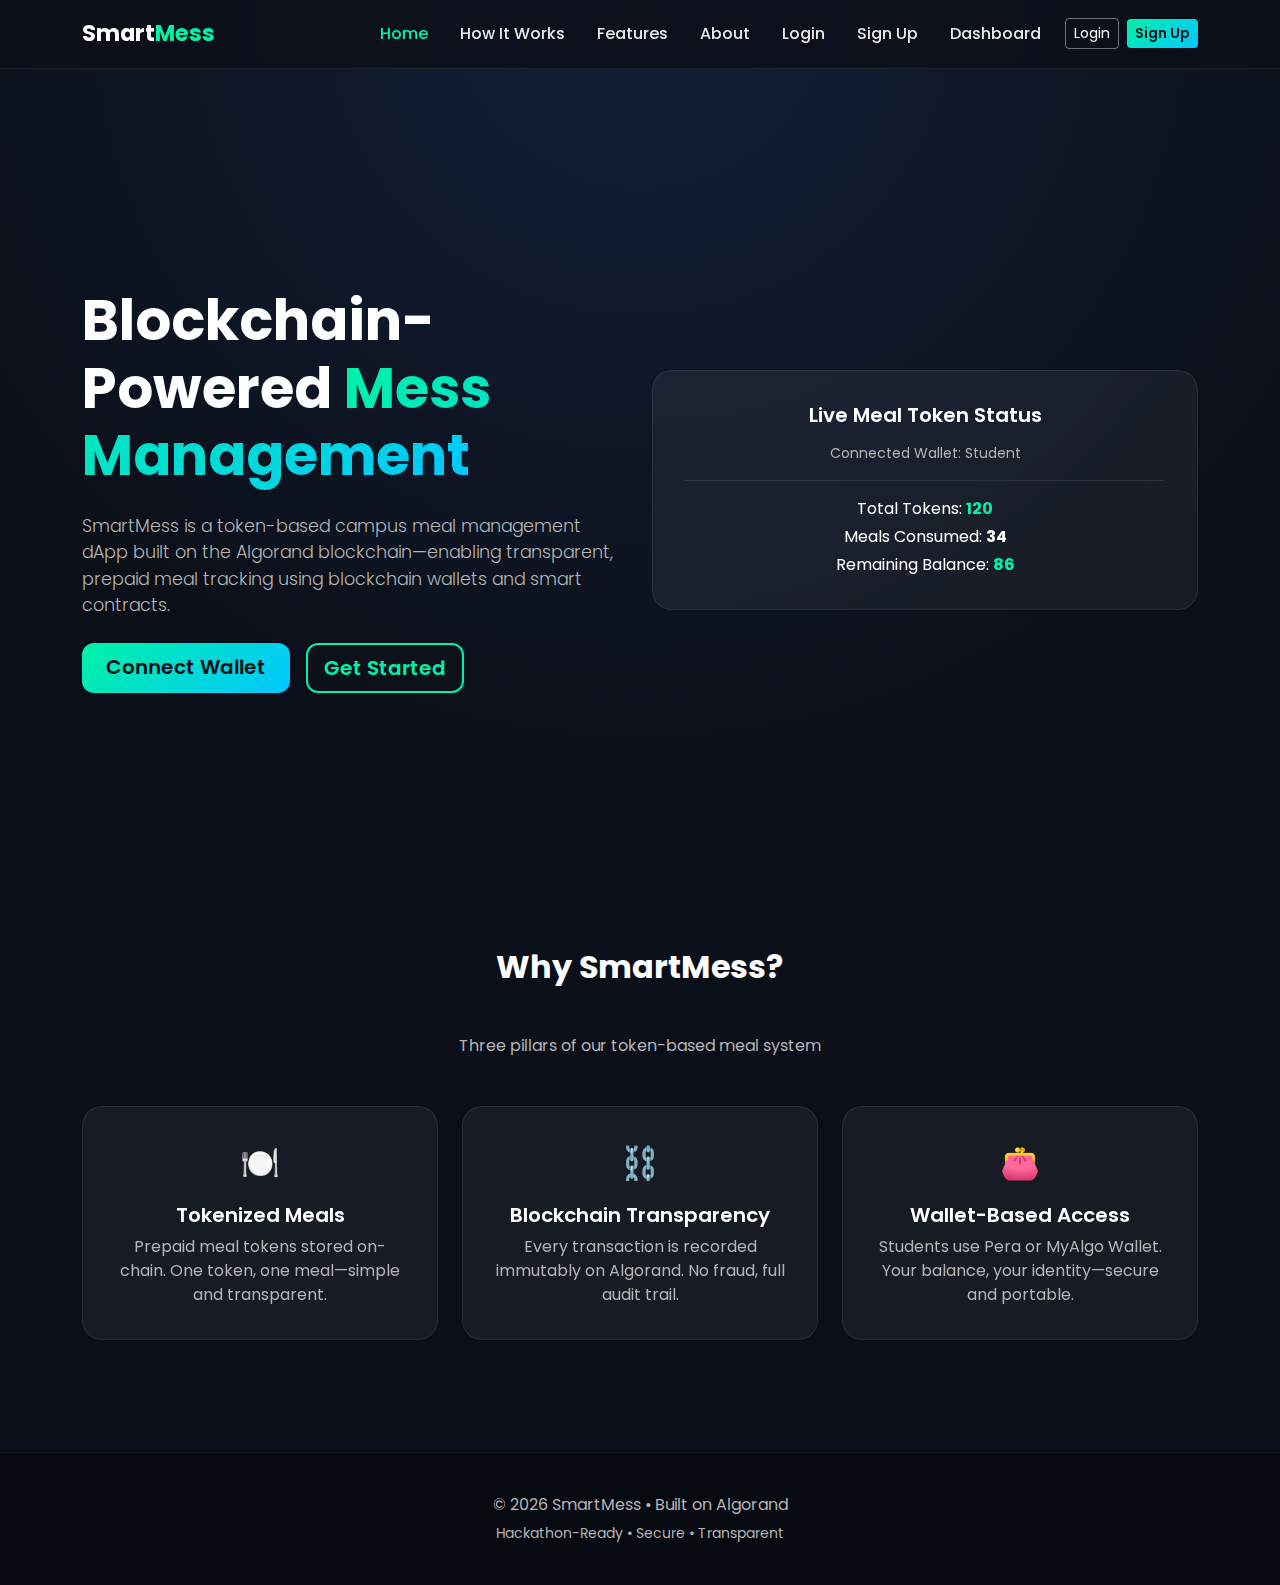
<file: frontend/index.html>
<!DOCTYPE html>
<html lang="en">
<head>
  <meta charset="UTF-8" />
  <meta name="viewport" content="width=device-width, initial-scale=1" />
  <title>SmartMess | Token-Based Campus Meal Management on Algorand</title>
  <link href="https://cdn.jsdelivr.net/npm/bootstrap@5.3.3/dist/css/bootstrap.min.css" rel="stylesheet" />
  <link href="https://fonts.googleapis.com/css2?family=Poppins:wght@300;400;500;600;700&display=swap" rel="stylesheet" />
  <link href="css/smartmess.css" rel="stylesheet" />
</head>
<body>

<!-- Navbar -->
<nav class="navbar navbar-expand-lg fixed-top smartmess-navbar">
  <div class="container">
    <a class="navbar-brand" href="index.html">Smart<span>Mess</span></a>
    <button class="navbar-toggler navbar-dark" type="button" data-bs-toggle="collapse" data-bs-target="#navMenu" aria-controls="navMenu" aria-expanded="false" aria-label="Toggle navigation">
      <span class="navbar-toggler-icon"></span>
    </button>
    <div class="collapse navbar-collapse justify-content-end" id="navMenu">
      <ul class="navbar-nav align-items-center">
        <li class="nav-item"><a class="nav-link active" href="index.html">Home</a></li>
        <li class="nav-item"><a class="nav-link" href="how-it-works.html">How It Works</a></li>
        <li class="nav-item"><a class="nav-link" href="features.html">Features</a></li>
        <li class="nav-item"><a class="nav-link" href="about.html">About</a></li>
        <li class="nav-item"><a class="nav-link" href="login.html">Login</a></li>
        <li class="nav-item"><a class="nav-link" href="signup.html">Sign Up</a></li>
        <li class="nav-item"><a class="nav-link" href="dashboard.html">Dashboard</a></li>
        <li class="nav-item"><a class="btn btn-outline-light btn-sm ms-2" href="login.html">Login</a></li>
        <li class="nav-item"><a class="btn btn-primary btn-sm ms-2" href="signup.html">Sign Up</a></li>
      </ul>
    </div>
  </div>
</nav>

<!-- Hero Section -->
<section class="hero-section">
  <div class="container">
    <div class="row align-items-center">
      <div class="col-lg-6 animate-in">
        <h1>Blockchain-Powered <span>Mess Management</span></h1>
        <p class="lead mt-4">SmartMess is a token-based campus meal management dApp built on the Algorand blockchain—enabling transparent, prepaid meal tracking using blockchain wallets and smart contracts.</p>
        <div class="mt-4 d-flex flex-wrap gap-3">
          <a href="connect.html" class="btn btn-smartmess btn-lg">Connect Wallet</a>
          <a href="signup.html" class="btn btn-outline-teal btn-lg">Get Started</a>
        </div>
      </div>
      <div class="col-lg-6 text-center mt-5 mt-lg-0">
        <div class="glass-card animate-in delay-2">
          <h5 class="mb-3">Live Meal Token Status</h5>
          <p class="small text-muted mb-2">Connected Wallet: Student</p>
          <hr class="border-secondary">
          <p class="mb-1">Total Tokens: <strong class="text-teal">120</strong></p>
          <p class="mb-1">Meals Consumed: <strong>34</strong></p>
          <p class="mb-0">Remaining Balance: <strong style="color: var(--algorand-teal)">86</strong></p>
        </div>
      </div>
    </div>
  </div>
</section>

<!-- Feature highlight cards -->
<section class="py-5">
  <div class="container">
    <h2 class="section-title text-center">Why SmartMess?</h2>
    <p class="section-subtitle text-center mb-5">Three pillars of our token-based meal system</p>
    <div class="row g-4">
      <div class="col-md-4">
        <div class="glass-card h-100 text-center">
          <div class="mb-3 fs-2">🍽️</div>
          <h5>Tokenized Meals</h5>
          <p class="text-muted mb-0">Prepaid meal tokens stored on-chain. One token, one meal—simple and transparent.</p>
        </div>
      </div>
      <div class="col-md-4">
        <div class="glass-card h-100 text-center">
          <div class="mb-3 fs-2">⛓️</div>
          <h5>Blockchain Transparency</h5>
          <p class="text-muted mb-0">Every transaction is recorded immutably on Algorand. No fraud, full audit trail.</p>
        </div>
      </div>
      <div class="col-md-4">
        <div class="glass-card h-100 text-center">
          <div class="mb-3 fs-2">👛</div>
          <h5>Wallet-Based Access</h5>
          <p class="text-muted mb-0">Students use Pera or MyAlgo Wallet. Your balance, your identity—secure and portable.</p>
        </div>
      </div>
    </div>
  </div>
</section>

<!-- Footer -->
<footer class="smartmess-footer">
  <div class="container text-center">
    <p class="mb-1">© 2026 SmartMess • Built on Algorand</p>
    <small>Hackathon-Ready • Secure • Transparent</small>
  </div>
</footer>

<script src="https://cdn.jsdelivr.net/npm/bootstrap@5.3.3/dist/js/bootstrap.bundle.min.js"></script>
</body>
</html>
</file>
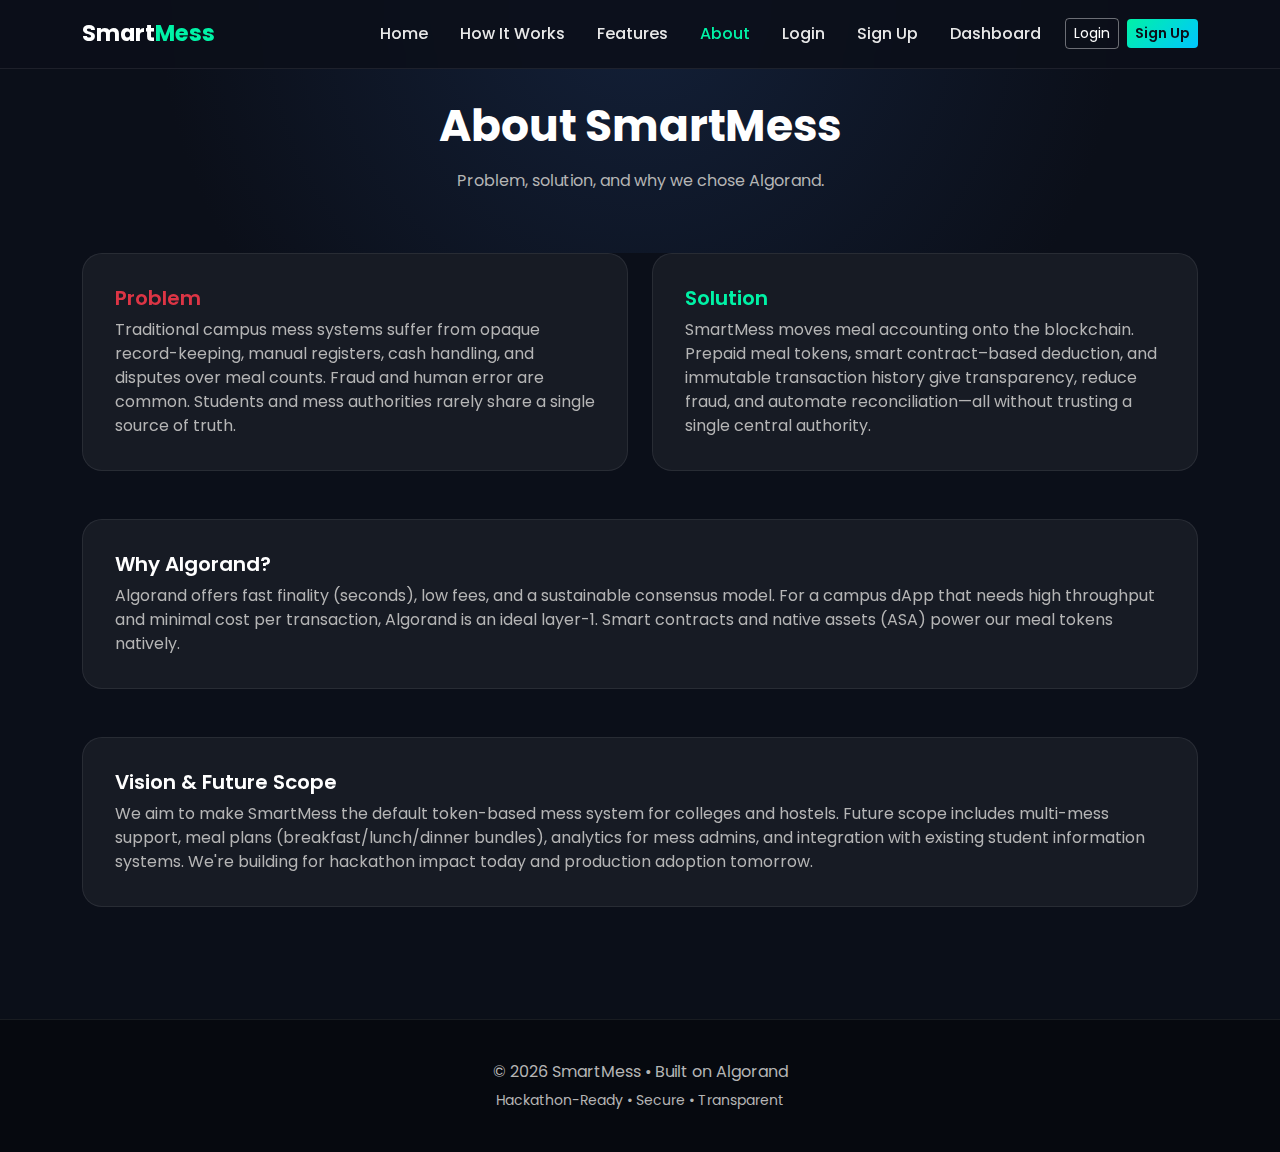
<file: frontend/about.html>
<!DOCTYPE html>
<html lang="en">
<head>
  <meta charset="UTF-8" />
  <meta name="viewport" content="width=device-width, initial-scale=1" />
  <title>About SmartMess | Vision & Why Algorand</title>
  <link href="https://cdn.jsdelivr.net/npm/bootstrap@5.3.3/dist/css/bootstrap.min.css" rel="stylesheet" />
  <link href="https://fonts.googleapis.com/css2?family=Poppins:wght@300;400;500;600;700&display=swap" rel="stylesheet" />
  <link href="css/smartmess.css" rel="stylesheet" />
</head>
<body>

<nav class="navbar navbar-expand-lg fixed-top smartmess-navbar">
  <div class="container">
    <a class="navbar-brand" href="index.html">Smart<span>Mess</span></a>
    <button class="navbar-toggler navbar-dark" type="button" data-bs-toggle="collapse" data-bs-target="#navMenu"><span class="navbar-toggler-icon"></span></button>
    <div class="collapse navbar-collapse justify-content-end" id="navMenu">
      <ul class="navbar-nav align-items-center">
        <li class="nav-item"><a class="nav-link" href="index.html">Home</a></li>
        <li class="nav-item"><a class="nav-link" href="how-it-works.html">How It Works</a></li>
        <li class="nav-item"><a class="nav-link" href="features.html">Features</a></li>
        <li class="nav-item"><a class="nav-link active" href="about.html">About</a></li>
        <li class="nav-item"><a class="nav-link" href="login.html">Login</a></li>
        <li class="nav-item"><a class="nav-link" href="signup.html">Sign Up</a></li>
        <li class="nav-item"><a class="nav-link" href="dashboard.html">Dashboard</a></li>
        <li class="nav-item"><a class="btn btn-outline-light btn-sm ms-2" href="login.html">Login</a></li>
        <li class="nav-item"><a class="btn btn-primary btn-sm ms-2" href="signup.html">Sign Up</a></li>
      </ul>
    </div>
  </div>
</nav>

<section class="page-hero">
  <div class="container">
    <h1>About SmartMess</h1>
    <p>Problem, solution, and why we chose Algorand.</p>
  </div>
</section>

<section class="pb-5">
  <div class="container">
    <div class="row g-4 mb-5">
      <div class="col-lg-6">
        <div class="glass-card h-100">
          <h5 class="text-danger">Problem</h5>
          <p class="text-muted mb-0">Traditional campus mess systems suffer from opaque record-keeping, manual registers, cash handling, and disputes over meal counts. Fraud and human error are common. Students and mess authorities rarely share a single source of truth.</p>
        </div>
      </div>
      <div class="col-lg-6">
        <div class="glass-card h-100">
          <h5 style="color: var(--algorand-teal)">Solution</h5>
          <p class="text-muted mb-0">SmartMess moves meal accounting onto the blockchain. Prepaid meal tokens, smart contract–based deduction, and immutable transaction history give transparency, reduce fraud, and automate reconciliation—all without trusting a single central authority.</p>
        </div>
      </div>
    </div>

    <div class="glass-card mb-5">
      <h5>Why Algorand?</h5>
      <p class="text-muted mb-0">Algorand offers fast finality (seconds), low fees, and a sustainable consensus model. For a campus dApp that needs high throughput and minimal cost per transaction, Algorand is an ideal layer-1. Smart contracts and native assets (ASA) power our meal tokens natively.</p>
    </div>

    <div class="glass-card">
      <h5>Vision & Future Scope</h5>
      <p class="text-muted mb-0">We aim to make SmartMess the default token-based mess system for colleges and hostels. Future scope includes multi-mess support, meal plans (breakfast/lunch/dinner bundles), analytics for mess admins, and integration with existing student information systems. We're building for hackathon impact today and production adoption tomorrow.</p>
    </div>
  </div>
</section>

<footer class="smartmess-footer">
  <div class="container text-center">
    <p class="mb-1">© 2026 SmartMess • Built on Algorand</p>
    <small>Hackathon-Ready • Secure • Transparent</small>
  </div>
</footer>

<script src="https://cdn.jsdelivr.net/npm/bootstrap@5.3.3/dist/js/bootstrap.bundle.min.js"></script>
</body>
</html>
</file>
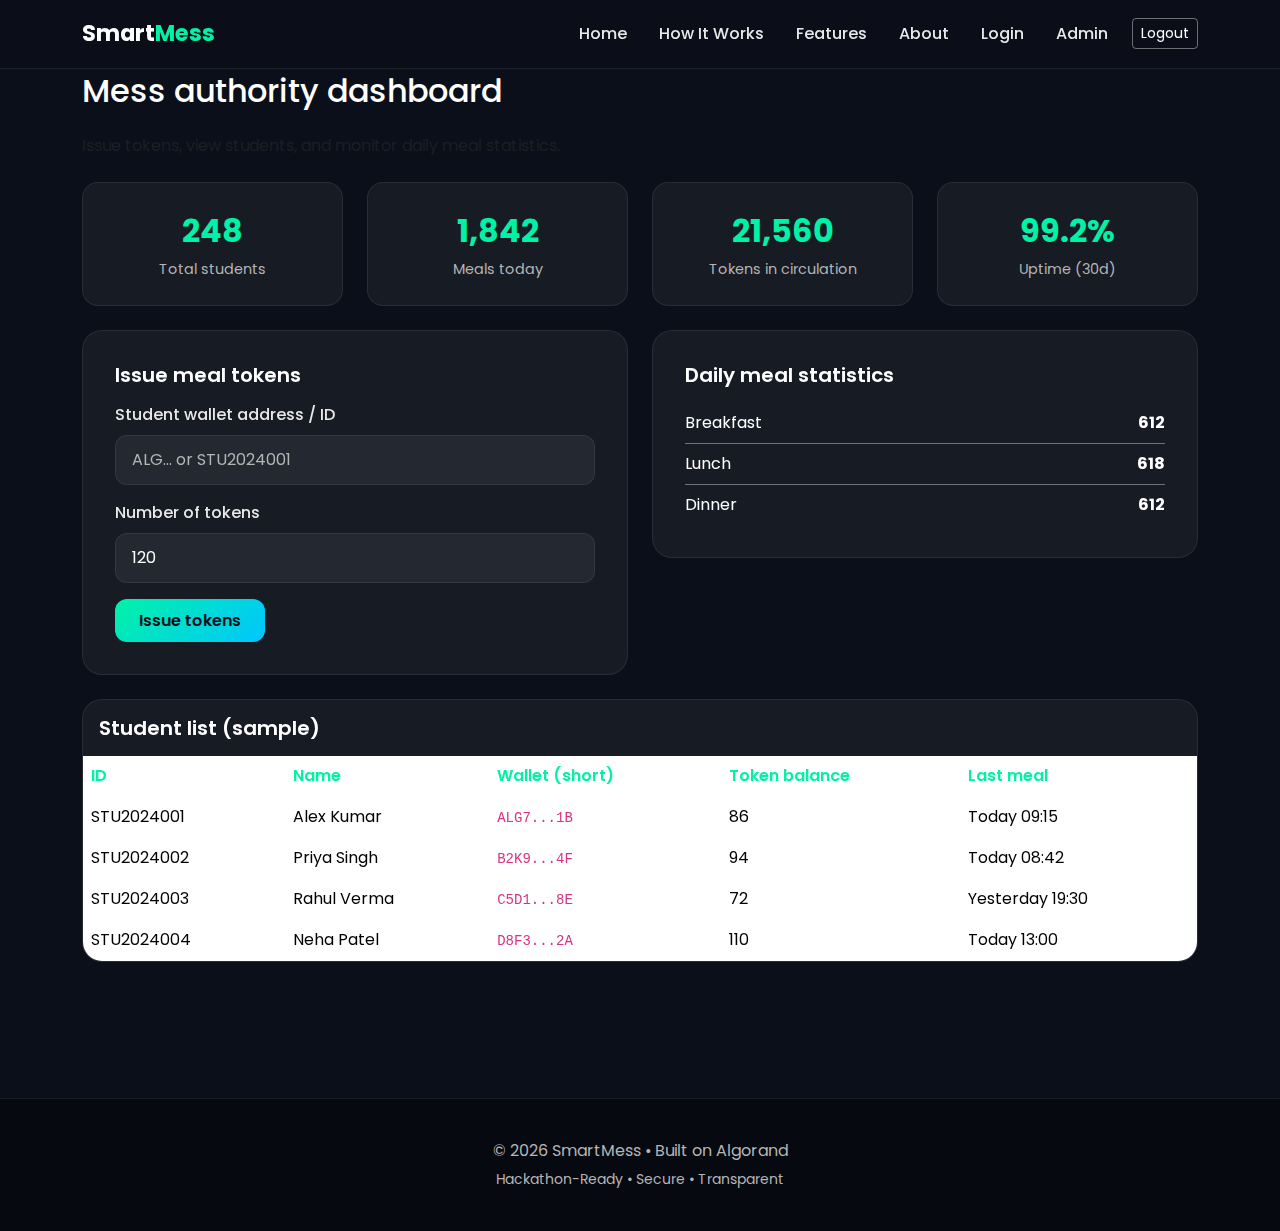
<file: frontend/admin.html>
<!DOCTYPE html>
<html lang="en">
<head>
  <meta charset="UTF-8" />
  <meta name="viewport" content="width=device-width, initial-scale=1" />
  <title>Admin Dashboard | SmartMess</title>
  <link href="https://cdn.jsdelivr.net/npm/bootstrap@5.3.3/dist/css/bootstrap.min.css" rel="stylesheet" />
  <link href="https://fonts.googleapis.com/css2?family=Poppins:wght@300;400;500;600;700&display=swap" rel="stylesheet" />
  <link href="css/smartmess.css" rel="stylesheet" />
</head>
<body>

<nav class="navbar navbar-expand-lg fixed-top smartmess-navbar">
  <div class="container">
    <a class="navbar-brand" href="index.html">Smart<span>Mess</span></a>
    <button class="navbar-toggler navbar-dark" type="button" data-bs-toggle="collapse" data-bs-target="#navMenu"><span class="navbar-toggler-icon"></span></button>
    <div class="collapse navbar-collapse justify-content-end" id="navMenu">
      <ul class="navbar-nav align-items-center">
        <li class="nav-item"><a class="nav-link" href="index.html">Home</a></li>
        <li class="nav-item"><a class="nav-link" href="how-it-works.html">How It Works</a></li>
        <li class="nav-item"><a class="nav-link" href="features.html">Features</a></li>
        <li class="nav-item"><a class="nav-link" href="about.html">About</a></li>
        <li class="nav-item"><a class="nav-link" href="login.html">Login</a></li>
        <li class="nav-item"><a class="nav-link" href="admin.html" class="active">Admin</a></li>
        <li class="nav-item"><a class="btn btn-outline-light btn-sm ms-2" href="login.html">Logout</a></li>
      </ul>
    </div>
  </div>
</nav>

<main class="py-5">
  <div class="container py-4">
    <h2 class="mb-4">Mess authority dashboard</h2>
    <p class="text-muted mb-4">Issue tokens, view students, and monitor daily meal statistics.</p>

    <div class="row g-4 mb-4">
      <div class="col-md-6 col-lg-3">
        <div class="stat-card">
          <div class="value">248</div>
          <div class="label">Total students</div>
        </div>
      </div>
      <div class="col-md-6 col-lg-3">
        <div class="stat-card">
          <div class="value">1,842</div>
          <div class="label">Meals today</div>
        </div>
      </div>
      <div class="col-md-6 col-lg-3">
        <div class="stat-card">
          <div class="value">21,560</div>
          <div class="label">Tokens in circulation</div>
        </div>
      </div>
      <div class="col-md-6 col-lg-3">
        <div class="stat-card">
          <div class="value">99.2%</div>
          <div class="label">Uptime (30d)</div>
        </div>
      </div>
    </div>

    <div class="row g-4 mb-4">
      <div class="col-lg-6">
        <div class="glass-card">
          <h5 class="mb-3">Issue meal tokens</h5>
          <form class="form-smartmess" id="issueForm">
            <div class="mb-3">
              <label class="form-label">Student wallet address / ID</label>
              <input type="text" class="form-control" placeholder="ALG... or STU2024001" />
            </div>
            <div class="mb-3">
              <label class="form-label">Number of tokens</label>
              <input type="number" class="form-control" value="120" min="1" max="500" />
            </div>
            <div id="issueMsg" class="alert alert-smartmess d-none mb-3"></div>
            <button type="submit" class="btn btn-smartmess">Issue tokens</button>
          </form>
        </div>
      </div>
      <div class="col-lg-6">
        <div class="glass-card">
          <h5 class="mb-3">Daily meal statistics</h5>
          <ul class="list-unstyled mb-0">
            <li class="d-flex justify-content-between py-2 border-bottom border-secondary"><span>Breakfast</span><strong>612</strong></li>
            <li class="d-flex justify-content-between py-2 border-bottom border-secondary"><span>Lunch</span><strong>618</strong></li>
            <li class="d-flex justify-content-between py-2"><span>Dinner</span><strong>612</strong></li>
          </ul>
        </div>
      </div>
    </div>

    <div class="glass-card overflow-hidden p-0">
      <h5 class="p-3 mb-0">Student list (sample)</h5>
      <div class="table-responsive">
        <table class="table table-smartmess table-hover mb-0">
          <thead>
            <tr>
              <th>ID</th>
              <th>Name</th>
              <th>Wallet (short)</th>
              <th>Token balance</th>
              <th>Last meal</th>
            </tr>
          </thead>
          <tbody>
            <tr>
              <td>STU2024001</td>
              <td>Alex Kumar</td>
              <td><code>ALG7...1B</code></td>
              <td>86</td>
              <td>Today 09:15</td>
            </tr>
            <tr>
              <td>STU2024002</td>
              <td>Priya Singh</td>
              <td><code>B2K9...4F</code></td>
              <td>94</td>
              <td>Today 08:42</td>
            </tr>
            <tr>
              <td>STU2024003</td>
              <td>Rahul Verma</td>
              <td><code>C5D1...8E</code></td>
              <td>72</td>
              <td>Yesterday 19:30</td>
            </tr>
            <tr>
              <td>STU2024004</td>
              <td>Neha Patel</td>
              <td><code>D8F3...2A</code></td>
              <td>110</td>
              <td>Today 13:00</td>
            </tr>
          </tbody>
        </table>
      </div>
    </div>
  </div>
</main>

<footer class="smartmess-footer">
  <div class="container text-center">
    <p class="mb-1">© 2026 SmartMess • Built on Algorand</p>
    <small>Hackathon-Ready • Secure • Transparent</small>
  </div>
</footer>

<script src="https://cdn.jsdelivr.net/npm/bootstrap@5.3.3/dist/js/bootstrap.bundle.min.js"></script>
<script>
  document.getElementById('issueForm').addEventListener('submit', function(e) {
    e.preventDefault();
    var msg = document.getElementById('issueMsg');
    msg.classList.remove('d-none', 'alert-smartmess-danger');
    msg.classList.add('alert-smartmess');
    msg.textContent = 'Tokens issued successfully. Transaction submitted to blockchain.';
  });
</script>
</body>
</html>
</file>
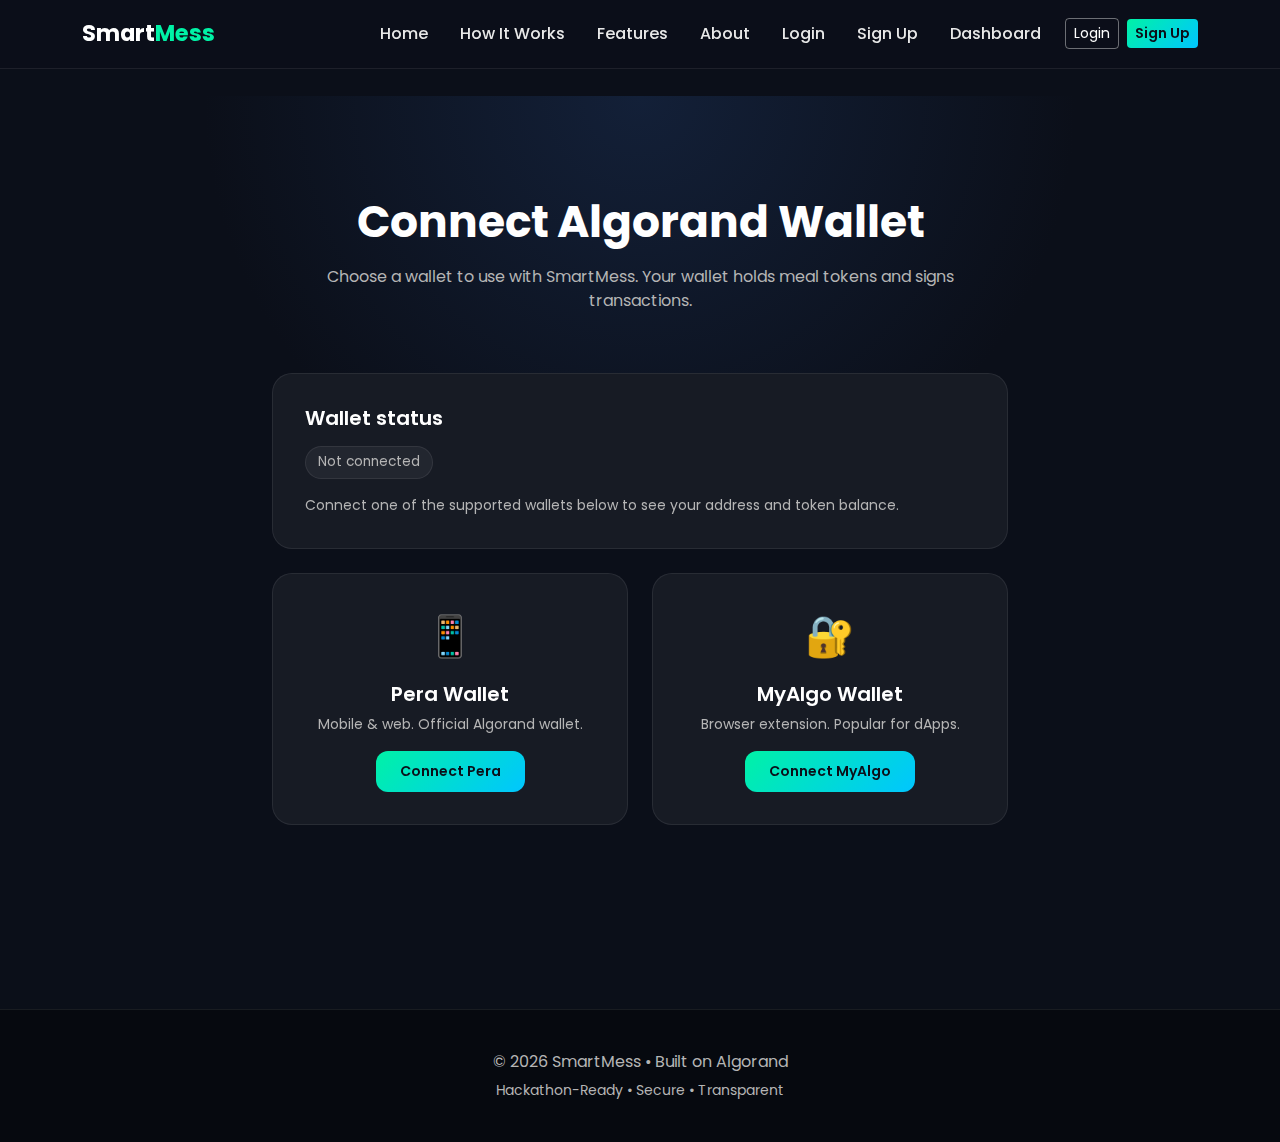
<file: frontend/connect.html>
<!DOCTYPE html>
<html lang="en">
<head>
  <meta charset="UTF-8" />
  <meta name="viewport" content="width=device-width, initial-scale=1" />
  <title>Connect Wallet | SmartMess</title>
  <link href="https://cdn.jsdelivr.net/npm/bootstrap@5.3.3/dist/css/bootstrap.min.css" rel="stylesheet" />
  <link href="https://fonts.googleapis.com/css2?family=Poppins:wght@300;400;500;600;700&display=swap" rel="stylesheet" />
  <link href="css/smartmess.css" rel="stylesheet" />
</head>
<body>

<nav class="navbar navbar-expand-lg fixed-top smartmess-navbar">
  <div class="container">
    <a class="navbar-brand" href="index.html">Smart<span>Mess</span></a>
    <button class="navbar-toggler navbar-dark" type="button" data-bs-toggle="collapse" data-bs-target="#navMenu"><span class="navbar-toggler-icon"></span></button>
    <div class="collapse navbar-collapse justify-content-end" id="navMenu">
      <ul class="navbar-nav align-items-center">
        <li class="nav-item"><a class="nav-link" href="index.html">Home</a></li>
        <li class="nav-item"><a class="nav-link" href="how-it-works.html">How It Works</a></li>
        <li class="nav-item"><a class="nav-link" href="features.html">Features</a></li>
        <li class="nav-item"><a class="nav-link" href="about.html">About</a></li>
        <li class="nav-item"><a class="nav-link" href="login.html">Login</a></li>
        <li class="nav-item"><a class="nav-link" href="signup.html">Sign Up</a></li>
        <li class="nav-item"><a class="nav-link" href="dashboard.html">Dashboard</a></li>
        <li class="nav-item"><a class="btn btn-outline-light btn-sm ms-2" href="login.html">Login</a></li>
        <li class="nav-item"><a class="btn btn-primary btn-sm ms-2" href="signup.html">Sign Up</a></li>
      </ul>
    </div>
  </div>
</nav>

<main class="py-5">
  <div class="container py-5">
    <section class="page-hero">
      <h1>Connect Algorand Wallet</h1>
      <p>Choose a wallet to use with SmartMess. Your wallet holds meal tokens and signs transactions.</p>
    </section>

    <div class="row justify-content-center">
      <div class="col-lg-8">
        <div class="glass-card mb-4">
          <h5 class="mb-3">Wallet status</h5>
          <div id="walletStatus" class="wallet-badge disconnected mb-3">Not connected</div>
          <p class="text-muted small mb-0">Connect one of the supported wallets below to see your address and token balance.</p>
        </div>

        <div class="row g-4 mb-4">
          <div class="col-md-6">
            <div class="glass-card h-100 text-center cursor-pointer" data-wallet="pera" style="cursor: pointer;">
              <div class="mb-3 fs-1">📱</div>
              <h5>Pera Wallet</h5>
              <p class="text-muted small mb-3">Mobile & web. Official Algorand wallet.</p>
              <button type="button" class="btn btn-smartmess btn-sm" data-connect="pera">Connect Pera</button>
            </div>
          </div>
          <div class="col-md-6">
            <div class="glass-card h-100 text-center" style="cursor: pointer;">
              <div class="mb-3 fs-1">🔐</div>
              <h5>MyAlgo Wallet</h5>
              <p class="text-muted small mb-3">Browser extension. Popular for dApps.</p>
              <button type="button" class="btn btn-smartmess btn-sm" data-connect="myalgo">Connect MyAlgo</button>
            </div>
          </div>
        </div>

        <div class="glass-card" id="walletDetails" style="display: none;">
          <h5 class="mb-3">Connected wallet details</h5>
          <p class="mb-1"><strong>Address:</strong> <code id="walletAddress" class="small text-break">XYZ...ABC</code></p>
          <p class="mb-0"><strong>MEAL Token balance:</strong> <span id="tokenBalance" style="color: var(--algorand-teal)">0</span> tokens</p>
          <hr class="my-3">
          <a href="dashboard.html" class="btn btn-smartmess">Go to Dashboard</a>
        </div>
      </div>
    </div>
  </div>
</main>

<footer class="smartmess-footer">
  <div class="container text-center">
    <p class="mb-1">© 2026 SmartMess • Built on Algorand</p>
    <small>Hackathon-Ready • Secure • Transparent</small>
  </div>
</footer>

<script src="https://cdn.jsdelivr.net/npm/bootstrap@5.3.3/dist/js/bootstrap.bundle.min.js"></script>
<script>
  (function() {
    var dummyAddress = 'ALG7K2M...4F9X1B';
    var dummyBalance = 86;
    var statusEl = document.getElementById('walletStatus');
    var detailsEl = document.getElementById('walletDetails');
    var addressEl = document.getElementById('walletAddress');
    var balanceEl = document.getElementById('tokenBalance');

    function setConnected() {
      statusEl.textContent = 'Connected';
      statusEl.classList.remove('disconnected');
      addressEl.textContent = dummyAddress;
      balanceEl.textContent = dummyBalance;
      detailsEl.style.display = 'block';
    }

    document.querySelectorAll('[data-connect]').forEach(function(btn) {
      btn.addEventListener('click', function() {
        setConnected();
      });
    });
  })();
</script>
</body>
</html>
</file>
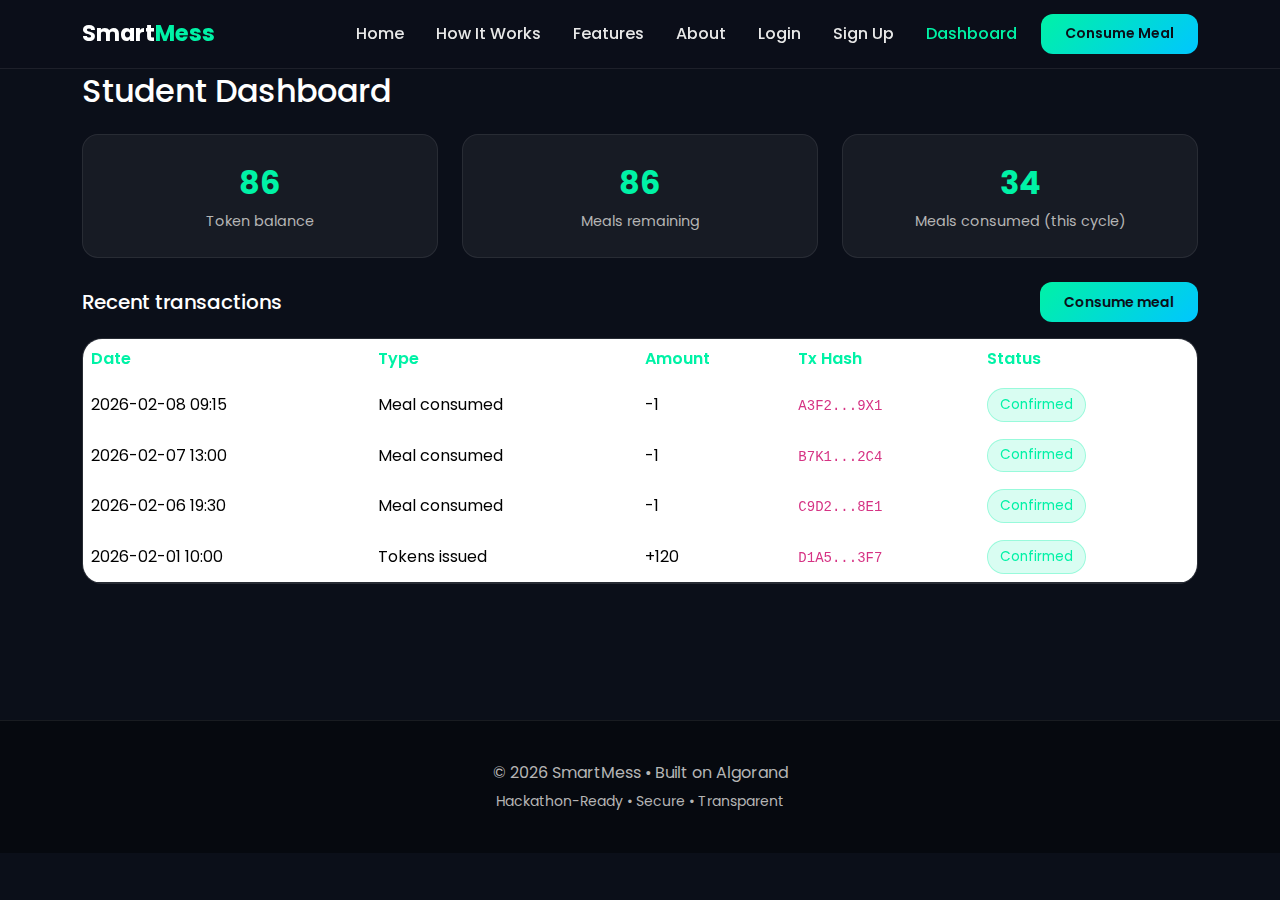
<file: frontend/dashboard.html>
<!DOCTYPE html>
<html lang="en">
<head>
  <meta charset="UTF-8" />
  <meta name="viewport" content="width=device-width, initial-scale=1" />
  <title>Student Dashboard | SmartMess</title>
  <link href="https://cdn.jsdelivr.net/npm/bootstrap@5.3.3/dist/css/bootstrap.min.css" rel="stylesheet" />
  <link href="https://fonts.googleapis.com/css2?family=Poppins:wght@300;400;500;600;700&display=swap" rel="stylesheet" />
  <link href="css/smartmess.css" rel="stylesheet" />
</head>
<body>

<nav class="navbar navbar-expand-lg fixed-top smartmess-navbar">
  <div class="container">
    <a class="navbar-brand" href="index.html">Smart<span>Mess</span></a>
    <button class="navbar-toggler navbar-dark" type="button" data-bs-toggle="collapse" data-bs-target="#navMenu"><span class="navbar-toggler-icon"></span></button>
    <div class="collapse navbar-collapse justify-content-end" id="navMenu">
      <ul class="navbar-nav align-items-center">
        <li class="nav-item"><a class="nav-link" href="index.html">Home</a></li>
        <li class="nav-item"><a class="nav-link" href="how-it-works.html">How It Works</a></li>
        <li class="nav-item"><a class="nav-link" href="features.html">Features</a></li>
        <li class="nav-item"><a class="nav-link" href="about.html">About</a></li>
        <li class="nav-item"><a class="nav-link" href="login.html">Login</a></li>
        <li class="nav-item"><a class="nav-link" href="signup.html">Sign Up</a></li>
        <li class="nav-item"><a class="nav-link active" href="dashboard.html">Dashboard</a></li>
        <li class="nav-item"><a class="btn btn-smartmess btn-sm ms-2" href="meal.html">Consume Meal</a></li>
      </ul>
    </div>
  </div>
</nav>

<main class="py-5">
  <div class="container py-4">
    <h2 class="mb-4">Student Dashboard</h2>

    <div class="row g-4 mb-4">
      <div class="col-md-4">
        <div class="stat-card">
          <div class="value">86</div>
          <div class="label">Token balance</div>
        </div>
      </div>
      <div class="col-md-4">
        <div class="stat-card">
          <div class="value">86</div>
          <div class="label">Meals remaining</div>
        </div>
      </div>
      <div class="col-md-4">
        <div class="stat-card">
          <div class="value">34</div>
          <div class="label">Meals consumed (this cycle)</div>
        </div>
      </div>
    </div>

    <div class="d-flex justify-content-between align-items-center mb-3">
      <h5 class="mb-0">Recent transactions</h5>
      <a href="meal.html" class="btn btn-smartmess btn-sm">Consume meal</a>
    </div>

    <div class="glass-card overflow-hidden p-0">
      <div class="table-responsive">
        <table class="table table-smartmess table-hover mb-0">
          <thead>
            <tr>
              <th>Date</th>
              <th>Type</th>
              <th>Amount</th>
              <th>Tx Hash</th>
              <th>Status</th>
            </tr>
          </thead>
          <tbody>
            <tr>
              <td>2026-02-08 09:15</td>
              <td>Meal consumed</td>
              <td>-1</td>
              <td><code class="small">A3F2...9X1</code></td>
              <td><span class="wallet-badge">Confirmed</span></td>
            </tr>
            <tr>
              <td>2026-02-07 13:00</td>
              <td>Meal consumed</td>
              <td>-1</td>
              <td><code class="small">B7K1...2C4</code></td>
              <td><span class="wallet-badge">Confirmed</span></td>
            </tr>
            <tr>
              <td>2026-02-06 19:30</td>
              <td>Meal consumed</td>
              <td>-1</td>
              <td><code class="small">C9D2...8E1</code></td>
              <td><span class="wallet-badge">Confirmed</span></td>
            </tr>
            <tr>
              <td>2026-02-01 10:00</td>
              <td>Tokens issued</td>
              <td>+120</td>
              <td><code class="small">D1A5...3F7</code></td>
              <td><span class="wallet-badge">Confirmed</span></td>
            </tr>
          </tbody>
        </table>
      </div>
    </div>
  </div>
</main>

<footer class="smartmess-footer">
  <div class="container text-center">
    <p class="mb-1">© 2026 SmartMess • Built on Algorand</p>
    <small>Hackathon-Ready • Secure • Transparent</small>
  </div>
</footer>

<script src="https://cdn.jsdelivr.net/npm/bootstrap@5.3.3/dist/js/bootstrap.bundle.min.js"></script>
</body>
</html>
</file>
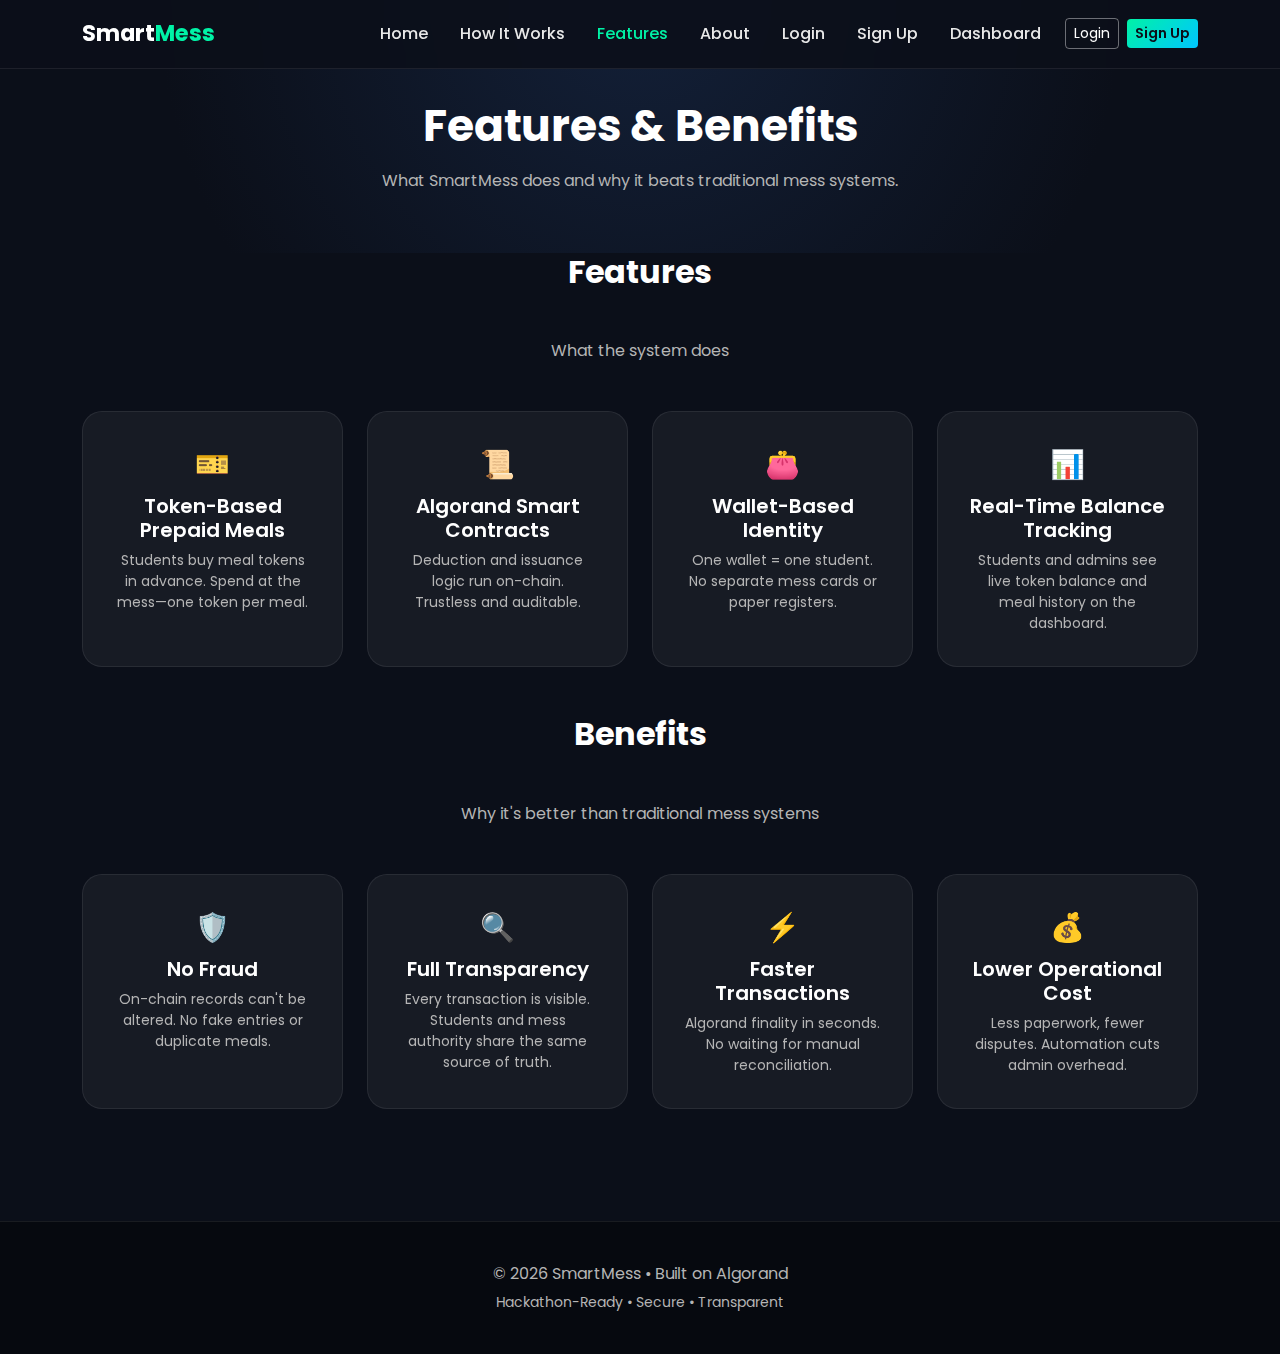
<file: frontend/features.html>
<!DOCTYPE html>
<html lang="en">
<head>
  <meta charset="UTF-8" />
  <meta name="viewport" content="width=device-width, initial-scale=1" />
  <title>Features & Benefits | SmartMess</title>
  <link href="https://cdn.jsdelivr.net/npm/bootstrap@5.3.3/dist/css/bootstrap.min.css" rel="stylesheet" />
  <link href="https://fonts.googleapis.com/css2?family=Poppins:wght@300;400;500;600;700&display=swap" rel="stylesheet" />
  <link href="css/smartmess.css" rel="stylesheet" />
</head>
<body>

<nav class="navbar navbar-expand-lg fixed-top smartmess-navbar">
  <div class="container">
    <a class="navbar-brand" href="index.html">Smart<span>Mess</span></a>
    <button class="navbar-toggler navbar-dark" type="button" data-bs-toggle="collapse" data-bs-target="#navMenu"><span class="navbar-toggler-icon"></span></button>
    <div class="collapse navbar-collapse justify-content-end" id="navMenu">
      <ul class="navbar-nav align-items-center">
        <li class="nav-item"><a class="nav-link" href="index.html">Home</a></li>
        <li class="nav-item"><a class="nav-link" href="how-it-works.html">How It Works</a></li>
        <li class="nav-item"><a class="nav-link active" href="features.html">Features</a></li>
        <li class="nav-item"><a class="nav-link" href="about.html">About</a></li>
        <li class="nav-item"><a class="nav-link" href="login.html">Login</a></li>
        <li class="nav-item"><a class="nav-link" href="signup.html">Sign Up</a></li>
        <li class="nav-item"><a class="nav-link" href="dashboard.html">Dashboard</a></li>
        <li class="nav-item"><a class="btn btn-outline-light btn-sm ms-2" href="login.html">Login</a></li>
        <li class="nav-item"><a class="btn btn-primary btn-sm ms-2" href="signup.html">Sign Up</a></li>
      </ul>
    </div>
  </div>
</nav>

<section class="page-hero">
  <div class="container">
    <h1>Features & Benefits</h1>
    <p>What SmartMess does and why it beats traditional mess systems.</p>
  </div>
</section>

<section class="pb-5">
  <div class="container">
    <h2 class="section-title text-center">Features</h2>
    <p class="section-subtitle text-center mb-5">What the system does</p>
    <div class="row g-4 mb-5">
      <div class="col-md-6 col-lg-3">
        <div class="glass-card h-100 text-center">
          <div class="mb-2 fs-3">🎫</div>
          <h5>Token-Based Prepaid Meals</h5>
          <p class="text-muted small mb-0">Students buy meal tokens in advance. Spend at the mess—one token per meal.</p>
        </div>
      </div>
      <div class="col-md-6 col-lg-3">
        <div class="glass-card h-100 text-center">
          <div class="mb-2 fs-3">📜</div>
          <h5>Algorand Smart Contracts</h5>
          <p class="text-muted small mb-0">Deduction and issuance logic run on-chain. Trustless and auditable.</p>
        </div>
      </div>
      <div class="col-md-6 col-lg-3">
        <div class="glass-card h-100 text-center">
          <div class="mb-2 fs-3">👛</div>
          <h5>Wallet-Based Identity</h5>
          <p class="text-muted small mb-0">One wallet = one student. No separate mess cards or paper registers.</p>
        </div>
      </div>
      <div class="col-md-6 col-lg-3">
        <div class="glass-card h-100 text-center">
          <div class="mb-2 fs-3">📊</div>
          <h5>Real-Time Balance Tracking</h5>
          <p class="text-muted small mb-0">Students and admins see live token balance and meal history on the dashboard.</p>
        </div>
      </div>
    </div>

    <h2 class="section-title text-center">Benefits</h2>
    <p class="section-subtitle text-center mb-5">Why it's better than traditional mess systems</p>
    <div class="row g-4">
      <div class="col-md-6 col-lg-3">
        <div class="glass-card h-100 text-center">
          <div class="mb-2 fs-3">🛡️</div>
          <h5>No Fraud</h5>
          <p class="text-muted small mb-0">On-chain records can't be altered. No fake entries or duplicate meals.</p>
        </div>
      </div>
      <div class="col-md-6 col-lg-3">
        <div class="glass-card h-100 text-center">
          <div class="mb-2 fs-3">🔍</div>
          <h5>Full Transparency</h5>
          <p class="text-muted small mb-0">Every transaction is visible. Students and mess authority share the same source of truth.</p>
        </div>
      </div>
      <div class="col-md-6 col-lg-3">
        <div class="glass-card h-100 text-center">
          <div class="mb-2 fs-3">⚡</div>
          <h5>Faster Transactions</h5>
          <p class="text-muted small mb-0">Algorand finality in seconds. No waiting for manual reconciliation.</p>
        </div>
      </div>
      <div class="col-md-6 col-lg-3">
        <div class="glass-card h-100 text-center">
          <div class="mb-2 fs-3">💰</div>
          <h5>Lower Operational Cost</h5>
          <p class="text-muted small mb-0">Less paperwork, fewer disputes. Automation cuts admin overhead.</p>
        </div>
      </div>
    </div>
  </div>
</section>

<footer class="smartmess-footer">
  <div class="container text-center">
    <p class="mb-1">© 2026 SmartMess • Built on Algorand</p>
    <small>Hackathon-Ready • Secure • Transparent</small>
  </div>
</footer>

<script src="https://cdn.jsdelivr.net/npm/bootstrap@5.3.3/dist/js/bootstrap.bundle.min.js"></script>
</body>
</html>
</file>
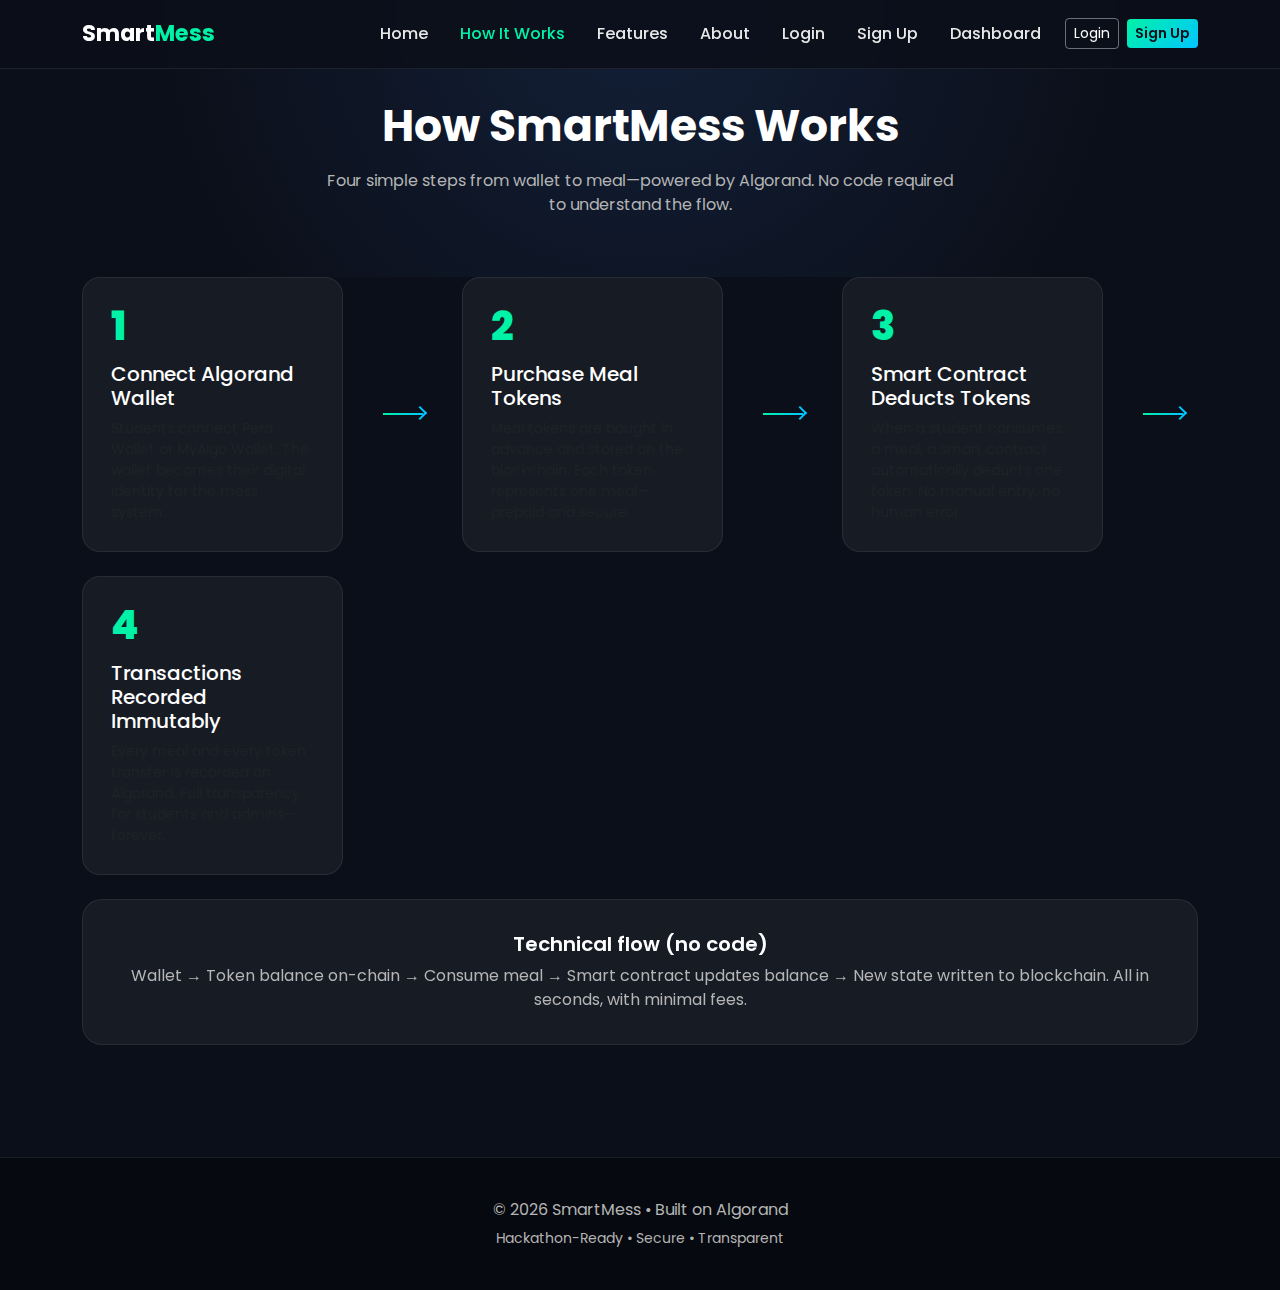
<file: frontend/how-it-works.html>
<!DOCTYPE html>
<html lang="en">
<head>
  <meta charset="UTF-8" />
  <meta name="viewport" content="width=device-width, initial-scale=1" />
  <title>How It Works | SmartMess</title>
  <link href="https://cdn.jsdelivr.net/npm/bootstrap@5.3.3/dist/css/bootstrap.min.css" rel="stylesheet" />
  <link href="https://fonts.googleapis.com/css2?family=Poppins:wght@300;400;500;600;700&display=swap" rel="stylesheet" />
  <link href="css/smartmess.css" rel="stylesheet" />
</head>
<body>

<nav class="navbar navbar-expand-lg fixed-top smartmess-navbar">
  <div class="container">
    <a class="navbar-brand" href="index.html">Smart<span>Mess</span></a>
    <button class="navbar-toggler navbar-dark" type="button" data-bs-toggle="collapse" data-bs-target="#navMenu"><span class="navbar-toggler-icon"></span></button>
    <div class="collapse navbar-collapse justify-content-end" id="navMenu">
      <ul class="navbar-nav align-items-center">
        <li class="nav-item"><a class="nav-link" href="index.html">Home</a></li>
        <li class="nav-item"><a class="nav-link active" href="how-it-works.html">How It Works</a></li>
        <li class="nav-item"><a class="nav-link" href="features.html">Features</a></li>
        <li class="nav-item"><a class="nav-link" href="about.html">About</a></li>
        <li class="nav-item"><a class="nav-link" href="login.html">Login</a></li>
        <li class="nav-item"><a class="nav-link" href="signup.html">Sign Up</a></li>
        <li class="nav-item"><a class="nav-link" href="dashboard.html">Dashboard</a></li>
        <li class="nav-item"><a class="btn btn-outline-light btn-sm ms-2" href="login.html">Login</a></li>
        <li class="nav-item"><a class="btn btn-primary btn-sm ms-2" href="signup.html">Sign Up</a></li>
      </ul>
    </div>
  </div>
</nav>

<section class="page-hero">
  <div class="container">
    <h1>How SmartMess Works</h1>
    <p>Four simple steps from wallet to meal—powered by Algorand. No code required to understand the flow.</p>
  </div>
</section>

<section class="pb-5">
  <div class="container">
    <div class="row g-4 align-items-stretch">
      <div class="col-md-6 col-lg-3">
        <div class="step-card">
          <div class="step-number">1</div>
          <h5 class="mt-3">Connect Algorand Wallet</h5>
          <p class="text-muted small mt-2 mb-0">Students connect Pera Wallet or MyAlgo Wallet. The wallet becomes their digital identity for the mess system.</p>
        </div>
      </div>
      <div class="col d-none d-lg-flex align-items-center justify-content-center">
        <div class="flow-arrow"></div>
      </div>
      <div class="col-md-6 col-lg-3">
        <div class="step-card">
          <div class="step-number">2</div>
          <h5 class="mt-3">Purchase Meal Tokens</h5>
          <p class="text-muted small mt-2 mb-0">Meal tokens are bought in advance and stored on the blockchain. Each token represents one meal—prepaid and secure.</p>
        </div>
      </div>
      <div class="col d-none d-lg-flex align-items-center justify-content-center">
        <div class="flow-arrow"></div>
      </div>
      <div class="col-md-6 col-lg-3">
        <div class="step-card">
          <div class="step-number">3</div>
          <h5 class="mt-3">Smart Contract Deducts Tokens</h5>
          <p class="text-muted small mt-2 mb-0">When a student consumes a meal, a smart contract automatically deducts one token. No manual entry, no human error.</p>
        </div>
      </div>
      <div class="col d-none d-lg-flex align-items-center justify-content-center">
        <div class="flow-arrow"></div>
      </div>
      <div class="col-md-6 col-lg-3">
        <div class="step-card">
          <div class="step-number">4</div>
          <h5 class="mt-3">Transactions Recorded Immutably</h5>
          <p class="text-muted small mt-2 mb-0">Every meal and every token transfer is recorded on Algorand. Full transparency for students and admins—forever.</p>
        </div>
      </div>
    </div>
    <div class="row mt-4">
      <div class="col-12">
        <div class="glass-card text-center">
          <h5>Technical flow (no code)</h5>
          <p class="text-muted mb-0">Wallet → Token balance on-chain → Consume meal → Smart contract updates balance → New state written to blockchain. All in seconds, with minimal fees.</p>
        </div>
      </div>
    </div>
  </div>
</section>

<footer class="smartmess-footer">
  <div class="container text-center">
    <p class="mb-1">© 2026 SmartMess • Built on Algorand</p>
    <small>Hackathon-Ready • Secure • Transparent</small>
  </div>
</footer>

<script src="https://cdn.jsdelivr.net/npm/bootstrap@5.3.3/dist/js/bootstrap.bundle.min.js"></script>
</body>
</html>
</file>
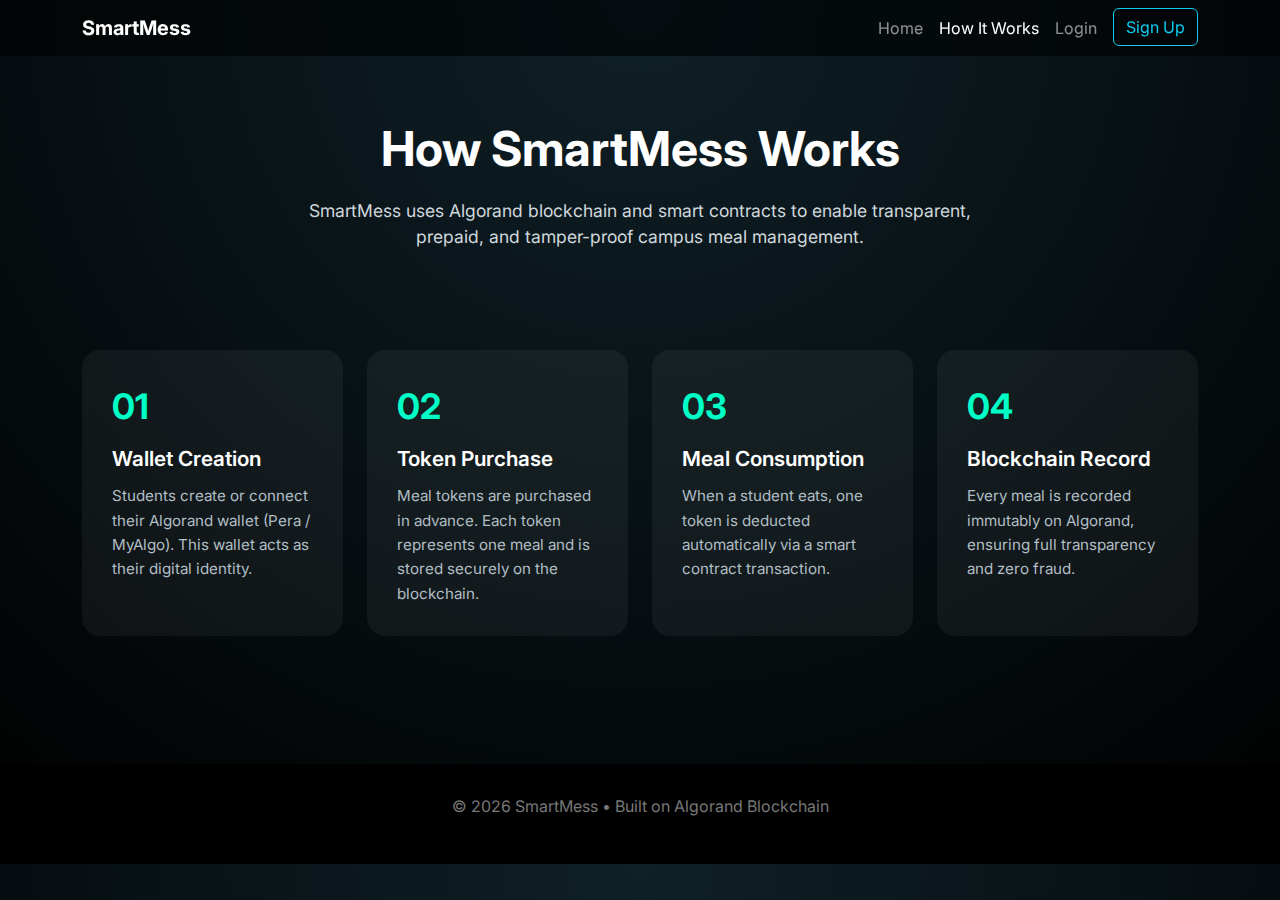
<file: frontend/Howitworks.html>
<!DOCTYPE html>
<html lang="en">
<head>
  <meta charset="UTF-8" />
  <title>How SmartMess Works</title>
  <meta name="viewport" content="width=device-width, initial-scale=1">

  <!-- Bootstrap -->
  <link href="https://cdn.jsdelivr.net/npm/bootstrap@5.3.3/dist/css/bootstrap.min.css" rel="stylesheet">

  <!-- Google Font -->
  <link href="https://fonts.googleapis.com/css2?family=Inter:wght@300;400;600;700&display=swap" rel="stylesheet">

  <style>
    body {
      font-family: 'Inter', sans-serif;
      background: radial-gradient(circle at top, #0f2027, #000);
      color: #fff;
    }

    .navbar {
      backdrop-filter: blur(12px);
      background: rgba(0,0,0,0.6);
    }

    .hero {
      padding: 120px 0 80px;
      text-align: center;
    }

    .hero h1 {
      font-weight: 700;
      font-size: 3rem;
    }

    .hero p {
      max-width: 720px;
      margin: 20px auto;
      color: #cfd8dc;
      font-size: 1.1rem;
    }

    .step-card {
      background: rgba(255,255,255,0.05);
      border-radius: 18px;
      padding: 30px;
      height: 100%;
      transition: transform 0.3s ease, box-shadow 0.3s ease;
    }

    .step-card:hover {
      transform: translateY(-10px);
      box-shadow: 0 20px 40px rgba(0, 255, 200, 0.15);
    }

    .step-number {
      font-size: 2.2rem;
      font-weight: 700;
      color: #00ffc6;
    }

    .step-title {
      font-size: 1.3rem;
      font-weight: 600;
      margin-top: 10px;
    }

    .step-desc {
      color: #b0bec5;
      margin-top: 10px;
      font-size: 0.95rem;
      line-height: 1.6;
    }

    .flow-line {
      width: 3px;
      height: 50px;
      background: linear-gradient(to bottom, #00ffc6, transparent);
      margin: 0 auto;
    }

    footer {
      background: #000;
      color: #777;
      padding: 30px 0;
      margin-top: 80px;
      text-align: center;
    }
  </style>
</head>

<body>

<!-- NAVBAR -->
<nav class="navbar navbar-expand-lg navbar-dark fixed-top">
  <div class="container">
    <a class="navbar-brand fw-bold" href="index.html">SmartMess</a>
    <button class="navbar-toggler" type="button" data-bs-toggle="collapse" data-bs-target="#nav">
      <span class="navbar-toggler-icon"></span>
    </button>
    <div class="collapse navbar-collapse justify-content-end" id="nav">
      <ul class="navbar-nav">
        <li class="nav-item"><a class="nav-link" href="index.html">Home</a></li>
        <li class="nav-item"><a class="nav-link active" href="#">How It Works</a></li>
        <li class="nav-item"><a class="nav-link" href="#">Login</a></li>
        <li class="nav-item"><a class="btn btn-outline-info ms-2" href="#">Sign Up</a></li>
      </ul>
    </div>
  </div>
</nav>

<!-- HERO -->
<section class="hero">
  <div class="container">
    <h1>How SmartMess Works</h1>
    <p>
      SmartMess uses Algorand blockchain and smart contracts to enable
      transparent, prepaid, and tamper-proof campus meal management.
    </p>
  </div>
</section>

<!-- STEPS -->
<section class="container pb-5">
  <div class="row g-4">

    <div class="col-md-6 col-lg-3">
      <div class="step-card">
        <div class="step-number">01</div>
        <div class="step-title">Wallet Creation</div>
        <div class="step-desc">
          Students create or connect their Algorand wallet (Pera / MyAlgo).
          This wallet acts as their digital identity.
        </div>
      </div>
    </div>

    <div class="col-md-6 col-lg-3">
      <div class="step-card">
        <div class="step-number">02</div>
        <div class="step-title">Token Purchase</div>
        <div class="step-desc">
          Meal tokens are purchased in advance. Each token represents one meal
          and is stored securely on the blockchain.
        </div>
      </div>
    </div>

    <div class="col-md-6 col-lg-3">
      <div class="step-card">
        <div class="step-number">03</div>
        <div class="step-title">Meal Consumption</div>
        <div class="step-desc">
          When a student eats, one token is deducted automatically via
          a smart contract transaction.
        </div>
      </div>
    </div>

    <div class="col-md-6 col-lg-3">
      <div class="step-card">
        <div class="step-number">04</div>
        <div class="step-title">Blockchain Record</div>
        <div class="step-desc">
          Every meal is recorded immutably on Algorand,
          ensuring full transparency and zero fraud.
        </div>
      </div>
    </div>

  </div>
</section>

<!-- FOOTER -->
<footer>
  <div class="container">
    <p>© 2026 SmartMess • Built on Algorand Blockchain</p>
  </div>
</footer>

<script src="https://cdn.jsdelivr.net/npm/bootstrap@5.3.3/dist/js/bootstrap.bundle.min.js"></script>
</body>
</html>
</file>
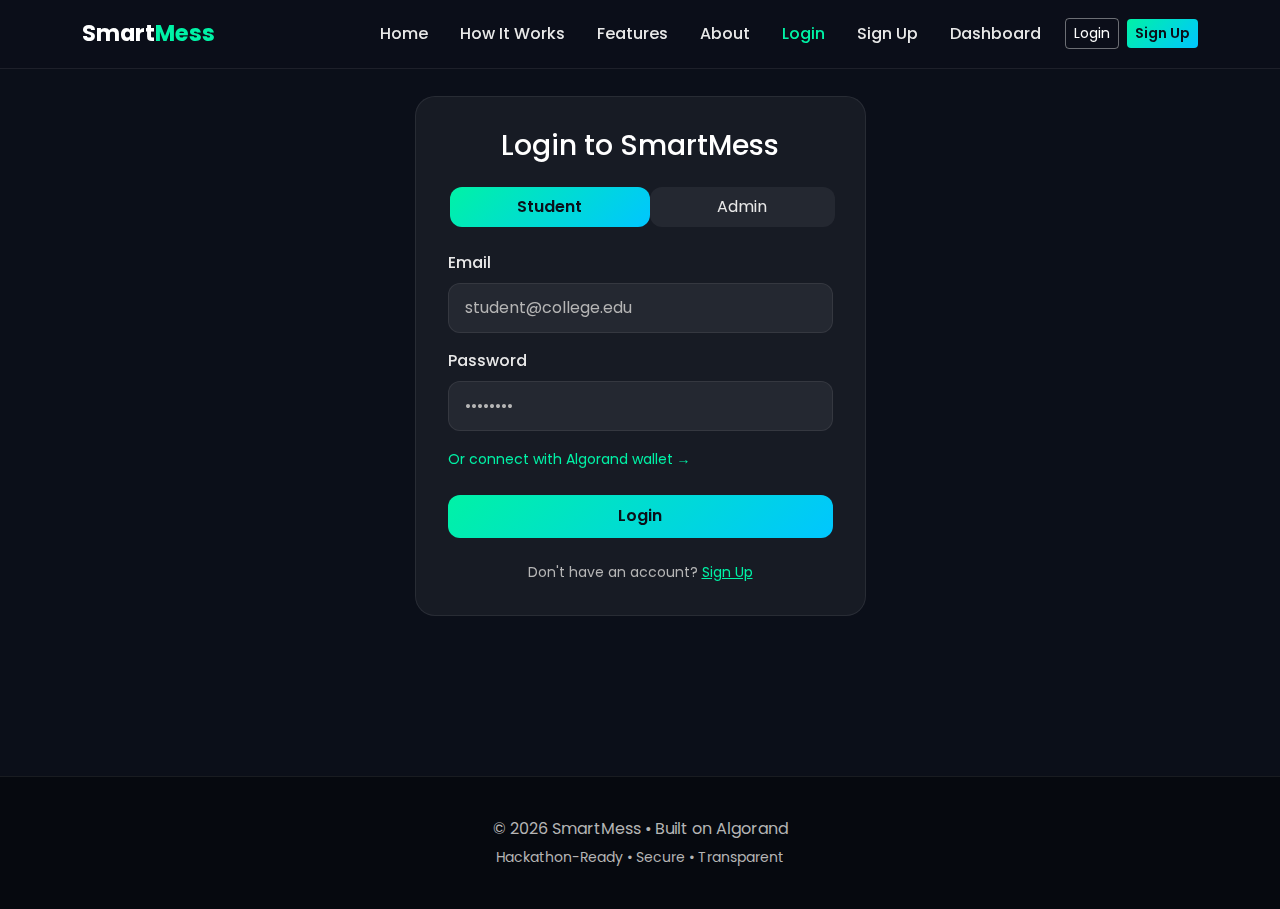
<file: frontend/login.html>
<!DOCTYPE html>
<html lang="en">
<head>
  <meta charset="UTF-8" />
  <meta name="viewport" content="width=device-width, initial-scale=1" />
  <title>Login | SmartMess</title>
  <link href="https://cdn.jsdelivr.net/npm/bootstrap@5.3.3/dist/css/bootstrap.min.css" rel="stylesheet" />
  <link href="https://fonts.googleapis.com/css2?family=Poppins:wght@300;400;500;600;700&display=swap" rel="stylesheet" />
  <link href="css/smartmess.css" rel="stylesheet" />
</head>
<body>

<nav class="navbar navbar-expand-lg fixed-top smartmess-navbar">
  <div class="container">
    <a class="navbar-brand" href="index.html">Smart<span>Mess</span></a>
    <button class="navbar-toggler navbar-dark" type="button" data-bs-toggle="collapse" data-bs-target="#navMenu"><span class="navbar-toggler-icon"></span></button>
    <div class="collapse navbar-collapse justify-content-end" id="navMenu">
      <ul class="navbar-nav align-items-center">
        <li class="nav-item"><a class="nav-link" href="index.html">Home</a></li>
        <li class="nav-item"><a class="nav-link" href="how-it-works.html">How It Works</a></li>
        <li class="nav-item"><a class="nav-link" href="features.html">Features</a></li>
        <li class="nav-item"><a class="nav-link" href="about.html">About</a></li>
        <li class="nav-item"><a class="nav-link active" href="login.html">Login</a></li>
        <li class="nav-item"><a class="nav-link" href="signup.html">Sign Up</a></li>
        <li class="nav-item"><a class="nav-link" href="dashboard.html">Dashboard</a></li>
        <li class="nav-item"><a class="btn btn-outline-light btn-sm ms-2" href="login.html">Login</a></li>
        <li class="nav-item"><a class="btn btn-primary btn-sm ms-2" href="signup.html">Sign Up</a></li>
      </ul>
    </div>
  </div>
</nav>

<main class="py-5">
  <div class="container py-5">
    <div class="row justify-content-center">
      <div class="col-md-8 col-lg-5">
        <div class="glass-card">
          <h3 class="text-center mb-4">Login to SmartMess</h3>

          <ul class="nav nav-pills nav-fill mb-4" id="loginRole">
            <li class="nav-item">
              <button class="nav-link active" data-bs-toggle="pill" data-bs-target="#studentLogin" type="button">Student</button>
            </li>
            <li class="nav-item">
              <button class="nav-link" data-bs-toggle="pill" data-bs-target="#adminLogin" type="button">Admin</button>
            </li>
          </ul>

          <div class="tab-content">
            <div class="tab-pane fade show active" id="studentLogin">
              <form class="form-smartmess" id="loginForm">
                <div class="mb-3">
                  <label class="form-label">Email</label>
                  <input type="email" class="form-control" placeholder="student@college.edu" required />
                </div>
                <div class="mb-3">
                  <label class="form-label">Password</label>
                  <input type="password" class="form-control" placeholder="••••••••" required />
                </div>
                <div class="mb-4">
                  <a href="connect.html" class="text-decoration-none small" style="color: var(--algorand-teal)">Or connect with Algorand wallet →</a>
                </div>
                <div id="loginMsg" class="alert alert-smartmess d-none mb-3"></div>
                <button type="submit" class="btn btn-smartmess w-100">Login</button>
              </form>
            </div>
            <div class="tab-pane fade" id="adminLogin">
              <form class="form-smartmess" id="adminLoginForm">
                <div class="mb-3">
                  <label class="form-label">Admin Email</label>
                  <input type="email" class="form-control" placeholder="admin@mess.gov" required />
                </div>
                <div class="mb-3">
                  <label class="form-label">Password</label>
                  <input type="password" class="form-control" placeholder="••••••••" required />
                </div>
                <div id="adminLoginMsg" class="alert alert-smartmess d-none mb-3"></div>
                <button type="submit" class="btn btn-smartmess w-100">Admin Login</button>
              </form>
            </div>
          </div>

          <p class="text-center text-muted small mt-4 mb-0">Don't have an account? <a href="signup.html" style="color: var(--algorand-teal)">Sign Up</a></p>
        </div>
      </div>
    </div>
  </div>
</main>

<footer class="smartmess-footer">
  <div class="container text-center">
    <p class="mb-1">© 2026 SmartMess • Built on Algorand</p>
    <small>Hackathon-Ready • Secure • Transparent</small>
  </div>
</footer>

<script src="https://cdn.jsdelivr.net/npm/bootstrap@5.3.3/dist/js/bootstrap.bundle.min.js"></script>
<script>
  document.getElementById('loginForm').addEventListener('submit', function(e) {
    e.preventDefault();
    var msg = document.getElementById('loginMsg');
    msg.classList.remove('d-none', 'alert-smartmess-danger');
    msg.classList.add('alert-smartmess');
    msg.textContent = 'Login successful! Redirecting to Dashboard...';
    setTimeout(function() { window.location.href = 'dashboard.html'; }, 1200);
  });
  document.getElementById('adminLoginForm').addEventListener('submit', function(e) {
    e.preventDefault();
    var msg = document.getElementById('adminLoginMsg');
    msg.classList.remove('d-none', 'alert-smartmess-danger');
    msg.classList.add('alert-smartmess');
    msg.textContent = 'Admin login successful! Redirecting...';
    setTimeout(function() { window.location.href = 'admin.html'; }, 1200);
  });
</script>
</body>
</html>
</file>
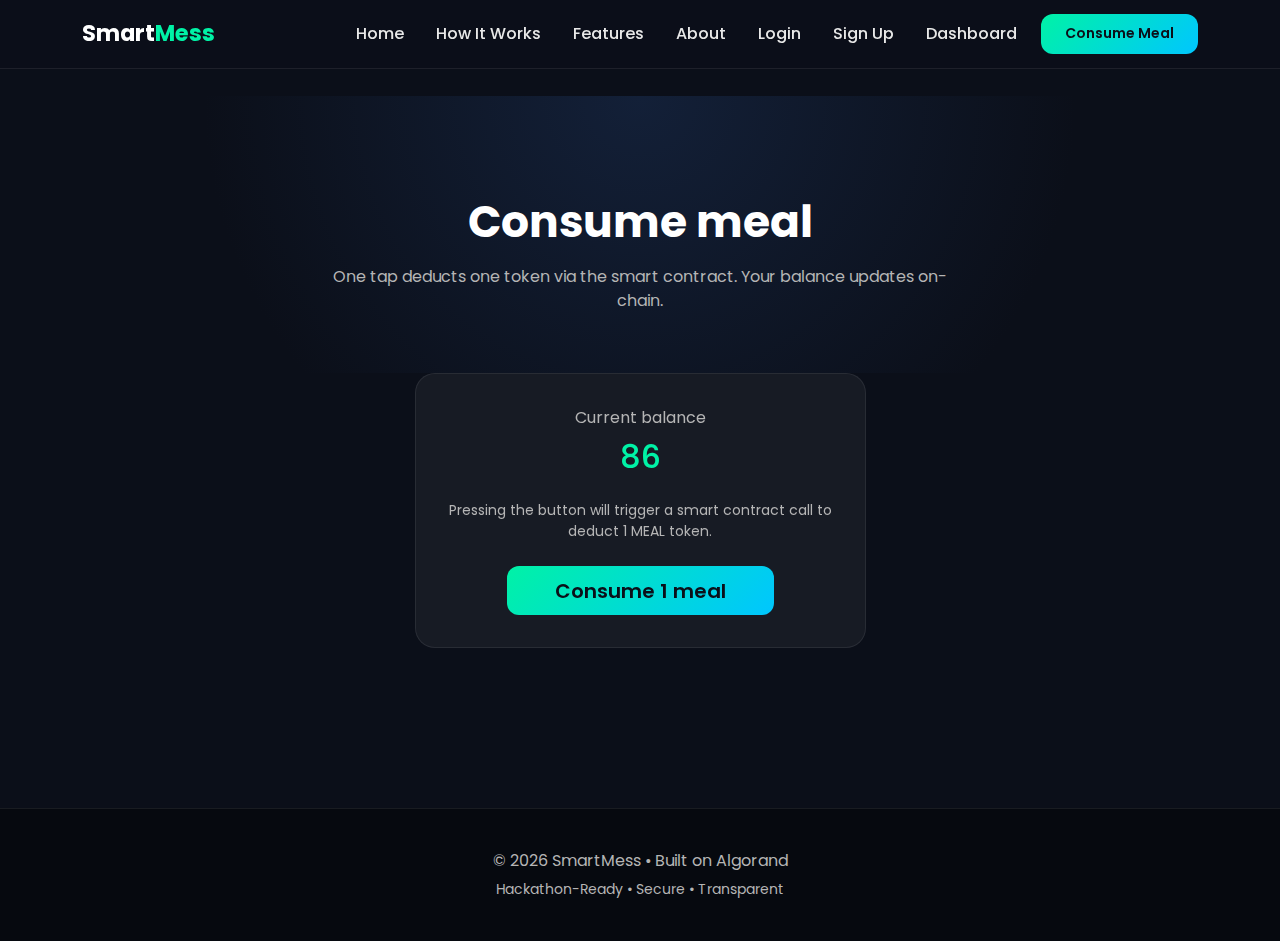
<file: frontend/meal.html>
<!DOCTYPE html>
<html lang="en">
<head>
  <meta charset="UTF-8" />
  <meta name="viewport" content="width=device-width, initial-scale=1" />
  <title>Consume Meal | SmartMess</title>
  <link href="https://cdn.jsdelivr.net/npm/bootstrap@5.3.3/dist/css/bootstrap.min.css" rel="stylesheet" />
  <link href="https://fonts.googleapis.com/css2?family=Poppins:wght@300;400;500;600;700&display=swap" rel="stylesheet" />
  <link href="css/smartmess.css" rel="stylesheet" />
</head>
<body>

<nav class="navbar navbar-expand-lg fixed-top smartmess-navbar">
  <div class="container">
    <a class="navbar-brand" href="index.html">Smart<span>Mess</span></a>
    <button class="navbar-toggler navbar-dark" type="button" data-bs-toggle="collapse" data-bs-target="#navMenu"><span class="navbar-toggler-icon"></span></button>
    <div class="collapse navbar-collapse justify-content-end" id="navMenu">
      <ul class="navbar-nav align-items-center">
        <li class="nav-item"><a class="nav-link" href="index.html">Home</a></li>
        <li class="nav-item"><a class="nav-link" href="how-it-works.html">How It Works</a></li>
        <li class="nav-item"><a class="nav-link" href="features.html">Features</a></li>
        <li class="nav-item"><a class="nav-link" href="about.html">About</a></li>
        <li class="nav-item"><a class="nav-link" href="login.html">Login</a></li>
        <li class="nav-item"><a class="nav-link" href="signup.html">Sign Up</a></li>
        <li class="nav-item"><a class="nav-link" href="dashboard.html">Dashboard</a></li>
        <li class="nav-item"><a class="btn btn-smartmess btn-sm ms-2" href="meal.html">Consume Meal</a></li>
      </ul>
    </div>
  </div>
</nav>

<main class="py-5">
  <div class="container py-5">
    <section class="page-hero">
      <h1>Consume meal</h1>
      <p>One tap deducts one token via the smart contract. Your balance updates on-chain.</p>
    </section>

    <div class="row justify-content-center">
      <div class="col-md-8 col-lg-5">
        <div class="glass-card text-center">
          <p class="text-muted mb-2">Current balance</p>
          <h2 class="mb-4" style="color: var(--algorand-teal);" id="displayBalance">86</h2>
          <p class="small text-muted mb-4">Pressing the button will trigger a smart contract call to deduct 1 MEAL token.</p>
          <button type="button" class="btn btn-smartmess btn-lg px-5" id="consumeBtn">Consume 1 meal</button>
        </div>

        <div id="successAlert" class="alert alert-smartmess mt-4 d-none">
          <strong>Success.</strong> 1 token deducted. Transaction hash: <code id="txHash">N/A</code>
        </div>
        <div id="errorAlert" class="alert alert-smartmess-danger mt-4 d-none">
          <strong>Error.</strong> <span id="errorText">Insufficient balance or transaction failed.</span>
        </div>
      </div>
    </div>
  </div>
</main>

<footer class="smartmess-footer">
  <div class="container text-center">
    <p class="mb-1">© 2026 SmartMess • Built on Algorand</p>
    <small>Hackathon-Ready • Secure • Transparent</small>
  </div>
</footer>

<script src="https://cdn.jsdelivr.net/npm/bootstrap@5.3.3/dist/js/bootstrap.bundle.min.js"></script>
<script>
  (function() {
    var balance = 86;
    var displayBalance = document.getElementById('displayBalance');
    var consumeBtn = document.getElementById('consumeBtn');
    var successAlert = document.getElementById('successAlert');
    var errorAlert = document.getElementById('errorAlert');
    var txHashEl = document.getElementById('txHash');
    var errorTextEl = document.getElementById('errorText');

    function randomTxHash() {
      var hex = 'ABCDEF0123456789';
      var s = '';
      for (var i = 0; i < 8; i++) s += hex[Math.floor(Math.random() * 16)];
      return s + '...' + s;
    }

    consumeBtn.addEventListener('click', function() {
      successAlert.classList.add('d-none');
      errorAlert.classList.add('d-none');
      if (balance < 1) {
        errorTextEl.textContent = 'Insufficient token balance.';
        errorAlert.classList.remove('d-none');
        return;
      }
      consumeBtn.disabled = true;
      consumeBtn.textContent = 'Processing...';
      setTimeout(function() {
        balance -= 1;
        displayBalance.textContent = balance;
        txHashEl.textContent = randomTxHash();
        successAlert.classList.remove('d-none');
        consumeBtn.disabled = false;
        consumeBtn.textContent = 'Consume 1 meal';
      }, 1500);
    });
  })();
</script>
</body>
</html>
</file>
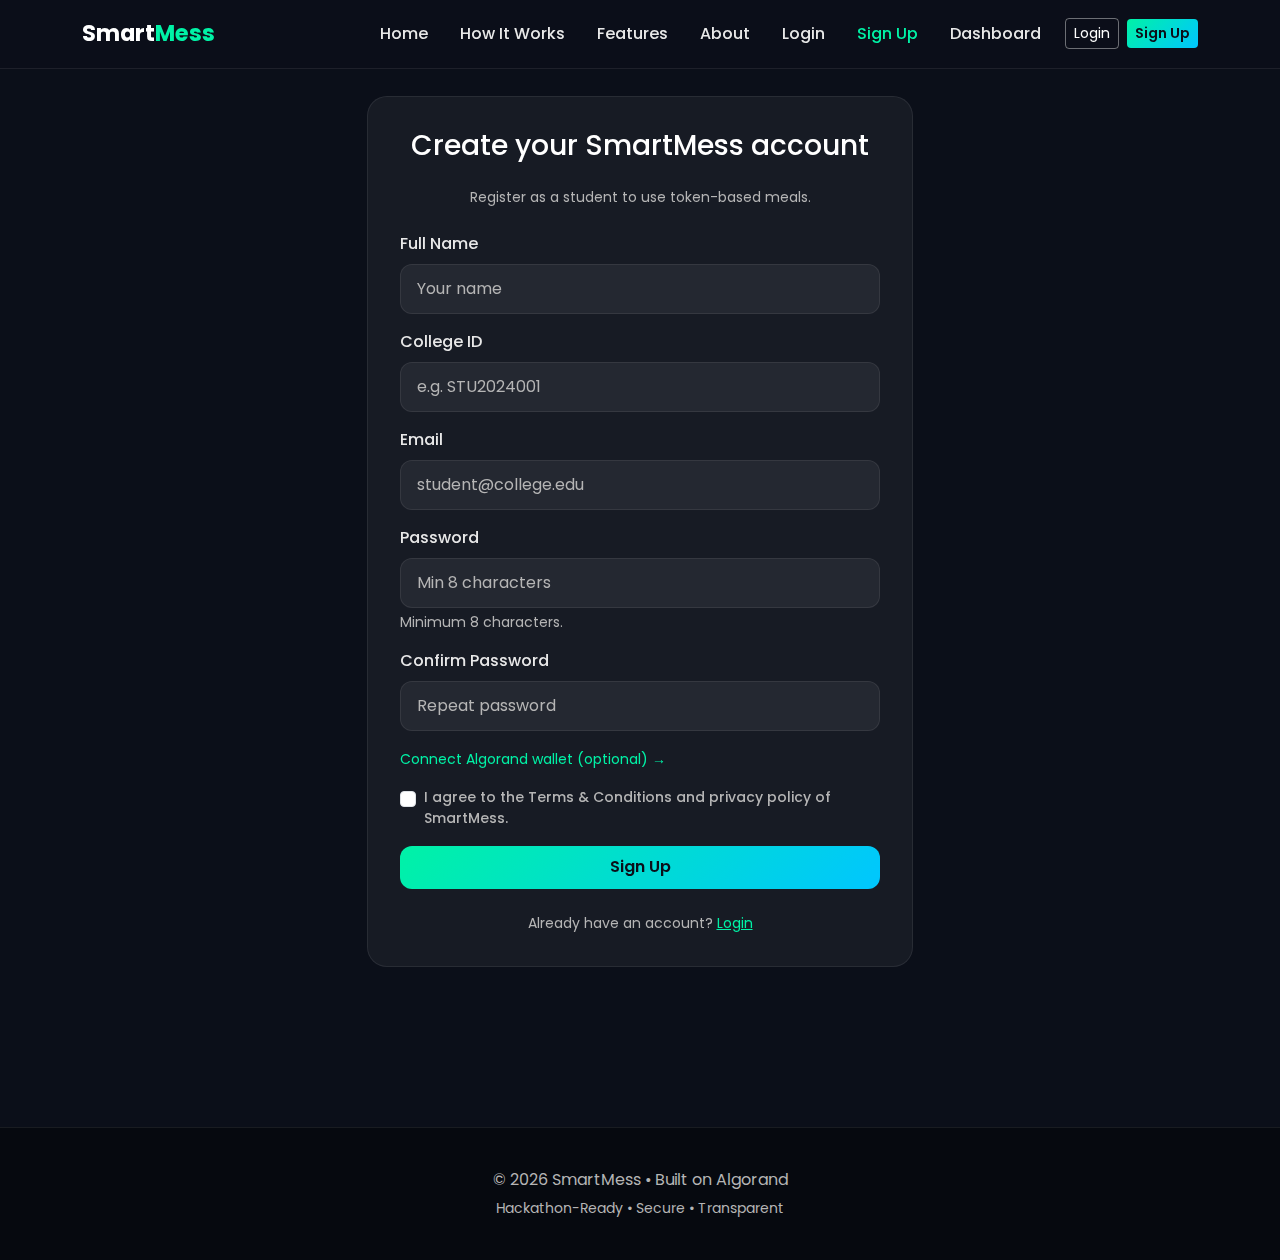
<file: frontend/signup.html>
<!DOCTYPE html>
<html lang="en">
<head>
  <meta charset="UTF-8" />
  <meta name="viewport" content="width=device-width, initial-scale=1" />
  <title>Sign Up | SmartMess</title>
  <link href="https://cdn.jsdelivr.net/npm/bootstrap@5.3.3/dist/css/bootstrap.min.css" rel="stylesheet" />
  <link href="https://fonts.googleapis.com/css2?family=Poppins:wght@300;400;500;600;700&display=swap" rel="stylesheet" />
  <link href="css/smartmess.css" rel="stylesheet" />
</head>
<body>

<nav class="navbar navbar-expand-lg fixed-top smartmess-navbar">
  <div class="container">
    <a class="navbar-brand" href="index.html">Smart<span>Mess</span></a>
    <button class="navbar-toggler navbar-dark" type="button" data-bs-toggle="collapse" data-bs-target="#navMenu"><span class="navbar-toggler-icon"></span></button>
    <div class="collapse navbar-collapse justify-content-end" id="navMenu">
      <ul class="navbar-nav align-items-center">
        <li class="nav-item"><a class="nav-link" href="index.html">Home</a></li>
        <li class="nav-item"><a class="nav-link" href="how-it-works.html">How It Works</a></li>
        <li class="nav-item"><a class="nav-link" href="features.html">Features</a></li>
        <li class="nav-item"><a class="nav-link" href="about.html">About</a></li>
        <li class="nav-item"><a class="nav-link" href="login.html">Login</a></li>
        <li class="nav-item"><a class="nav-link active" href="signup.html">Sign Up</a></li>
        <li class="nav-item"><a class="nav-link" href="dashboard.html">Dashboard</a></li>
        <li class="nav-item"><a class="btn btn-outline-light btn-sm ms-2" href="login.html">Login</a></li>
        <li class="nav-item"><a class="btn btn-primary btn-sm ms-2" href="signup.html">Sign Up</a></li>
      </ul>
    </div>
  </div>
</nav>

<main class="py-5">
  <div class="container py-5">
    <div class="row justify-content-center">
      <div class="col-md-8 col-lg-6">
        <div class="glass-card">
          <h3 class="text-center mb-4">Create your SmartMess account</h3>
          <p class="text-muted text-center small mb-4">Register as a student to use token-based meals.</p>

          <form class="form-smartmess" id="signupForm">
            <div class="mb-3">
              <label class="form-label">Full Name</label>
              <input type="text" class="form-control" placeholder="Your name" required />
            </div>
            <div class="mb-3">
              <label class="form-label">College ID</label>
              <input type="text" class="form-control" placeholder="e.g. STU2024001" required />
            </div>
            <div class="mb-3">
              <label class="form-label">Email</label>
              <input type="email" class="form-control" placeholder="student@college.edu" required />
            </div>
            <div class="mb-3">
              <label class="form-label">Password</label>
              <input type="password" class="form-control" placeholder="Min 8 characters" required minlength="8" />
              <div class="form-text text-muted">Minimum 8 characters.</div>
            </div>
            <div class="mb-3">
              <label class="form-label">Confirm Password</label>
              <input type="password" class="form-control" placeholder="Repeat password" required minlength="8" />
            </div>
            <div class="mb-3">
              <a href="connect.html" class="text-decoration-none small" style="color: var(--algorand-teal)">Connect Algorand wallet (optional) →</a>
            </div>
            <div class="mb-3 form-check">
              <input type="checkbox" class="form-check-input" id="terms" required />
              <label class="form-check-label text-muted small" for="terms">I agree to the Terms & Conditions and privacy policy of SmartMess.</label>
            </div>
            <div id="signupMsg" class="alert alert-smartmess d-none mb-3"></div>
            <button type="submit" class="btn btn-smartmess w-100">Sign Up</button>
          </form>

          <p class="text-center text-muted small mt-4 mb-0">Already have an account? <a href="login.html" style="color: var(--algorand-teal)">Login</a></p>
        </div>
      </div>
    </div>
  </div>
</main>

<footer class="smartmess-footer">
  <div class="container text-center">
    <p class="mb-1">© 2026 SmartMess • Built on Algorand</p>
    <small>Hackathon-Ready • Secure • Transparent</small>
  </div>
</footer>

<script src="https://cdn.jsdelivr.net/npm/bootstrap@5.3.3/dist/js/bootstrap.bundle.min.js"></script>
<script>
  document.getElementById('signupForm').addEventListener('submit', function(e) {
    e.preventDefault();
    var pw = this.querySelector('input[type="password"]').value;
    var confirm = this.querySelector('input[placeholder="Repeat password"]').value;
    var msg = document.getElementById('signupMsg');
    msg.classList.remove('d-none', 'alert-smartmess-danger');
    msg.classList.add('alert-smartmess');
    if (pw !== confirm) {
      msg.classList.add('alert-smartmess-danger');
      msg.textContent = 'Passwords do not match.';
      return;
    }
    msg.textContent = 'Account created! Redirecting to Login...';
    setTimeout(function() { window.location.href = 'login.html'; }, 1500);
  });
</script>
</body>
</html>
</file>
<file: frontend/css/smartmess.css>
/* ============================================
   SmartMess — Premium Web3 / Algorand Theme
   Hackathon-ready, job-ready dApp styles
   ============================================ */

:root {
  --algorand-teal: #00f2a6;
  --algorand-cyan: #00c6ff;
  --algorand-dark: #0b0f19;
  --algorand-darker: #06090f;
  --algorand-mid: #132038;
  --glass-bg: rgba(255, 255, 255, 0.05);
  --glass-border: rgba(255, 255, 255, 0.08);
  --text-muted: #b5b5b5;
  --text-bright: #e8e8e8;
  --gradient-primary: linear-gradient(135deg, #00f2a6, #00c6ff);
  --gradient-hero: radial-gradient(circle at top, #132038, #0b0f19 70%);
  --shadow-glow: 0 20px 40px rgba(0, 242, 166, 0.15);
  --font-main: 'Poppins', 'Inter', sans-serif;
}

* {
  box-sizing: border-box;
}

body {
  font-family: var(--font-main);
  background: var(--algorand-dark);
  color: #ffffff;
  min-height: 100vh;
  overflow-x: hidden;
}

/* ----- Navbar ----- */
.smartmess-navbar {
  backdrop-filter: blur(14px);
  background: rgba(11, 15, 25, 0.88);
  border-bottom: 1px solid var(--glass-border);
  padding: 0.75rem 0;
}

.smartmess-navbar .navbar-brand {
  font-weight: 700;
  font-size: 1.4rem;
  color: #fff;
}

.smartmess-navbar .navbar-brand span {
  color: var(--algorand-teal);
}

.smartmess-navbar .nav-link {
  color: var(--text-bright) !important;
  margin-left: 0.5rem;
  margin-right: 0.5rem;
  font-weight: 500;
  transition: color 0.2s ease;
}

.smartmess-navbar .nav-link:hover,
.smartmess-navbar .nav-link.active {
  color: var(--algorand-teal) !important;
}

.smartmess-navbar .navbar-toggler {
  border-color: rgba(255,255,255,0.2);
  color: #fff;
}

.smartmess-navbar .btn-outline-light {
  border-color: rgba(255,255,255,0.4);
  color: #fff;
}

.smartmess-navbar .btn-outline-light:hover {
  background: #fff;
  color: var(--algorand-dark);
  border-color: #fff;
}

.smartmess-navbar .btn-primary {
  background: var(--gradient-primary);
  border: none;
  font-weight: 600;
  color: #0b0f19;
}

.smartmess-navbar .btn-primary:hover {
  opacity: 0.95;
  transform: translateY(-1px);
}

/* ----- Main content padding under fixed navbar ----- */
main,
.hero-section {
  padding-top: 80px;
}

/* ----- Hero ----- */
.hero-section {
  min-height: 100vh;
  display: flex;
  align-items: center;
  background: var(--gradient-hero);
}

.hero-section h1 {
  font-size: clamp(2rem, 5vw, 3.5rem);
  font-weight: 700;
  line-height: 1.2;
}

.hero-section h1 span {
  color: var(--algorand-teal);
  background: var(--gradient-primary);
  -webkit-background-clip: text;
  -webkit-text-fill-color: transparent;
  background-clip: text;
}

.hero-section .lead {
  color: var(--text-muted);
  max-width: 560px;
  font-size: 1.1rem;
}

/* ----- Buttons ----- */
.btn-smartmess {
  background: var(--gradient-primary);
  border: none;
  font-weight: 600;
  color: #0b0f19;
  padding: 0.6rem 1.5rem;
  border-radius: 12px;
  transition: transform 0.2s ease, box-shadow 0.2s ease;
}

.btn-smartmess:hover {
  transform: translateY(-2px);
  box-shadow: var(--shadow-glow);
  color: #0b0f19;
}

.btn-outline-teal {
  border: 2px solid var(--algorand-teal);
  color: var(--algorand-teal);
  font-weight: 600;
  border-radius: 12px;
}

.btn-outline-teal:hover {
  background: var(--algorand-teal);
  color: var(--algorand-dark);
}

/* ----- Glass cards ----- */
.glass-card {
  background: var(--glass-bg);
  border-radius: 20px;
  padding: 2rem;
  backdrop-filter: blur(12px);
  border: 1px solid var(--glass-border);
  transition: transform 0.3s ease, box-shadow 0.3s ease;
}

.glass-card:hover {
  transform: translateY(-8px);
  box-shadow: var(--shadow-glow);
  border-color: rgba(0, 242, 166, 0.2);
}

.glass-card h5, .glass-card .h5 {
  color: #fff;
  font-weight: 600;
}

.glass-card .text-muted {
  color: var(--text-muted) !important;
}

/* ----- Section titles ----- */
.section-title {
  font-weight: 700;
  margin-bottom: 3rem;
  color: #fff;
}

.section-subtitle {
  color: var(--text-muted);
  max-width: 600px;
  margin-left: auto;
  margin-right: auto;
}

/* ----- Step / timeline ----- */
.step-number {
  font-size: 2.5rem;
  font-weight: 800;
  color: var(--algorand-teal);
  line-height: 1;
}

.step-card {
  background: var(--glass-bg);
  border-radius: 18px;
  padding: 28px;
  height: 100%;
  border: 1px solid var(--glass-border);
  transition: transform 0.3s ease, box-shadow 0.3s ease;
}

.step-card:hover {
  transform: translateY(-10px);
  box-shadow: var(--shadow-glow);
}

.flow-arrow {
  position: relative;
  width: 40px;
  height: 2px;
  background: linear-gradient(90deg, var(--algorand-teal), var(--algorand-cyan));
  margin: 0 auto;
}

.flow-arrow::after {
  content: '';
  position: absolute;
  border: solid var(--algorand-cyan);
  border-width: 0 2px 2px 0;
  padding: 4px;
  transform: rotate(-45deg);
  margin-left: 32px;
  margin-top: -5px;
}

/* ----- Forms ----- */
.form-smartmess .form-control,
.form-smartmess .form-select {
  background: rgba(255,255,255,0.06);
  border: 1px solid var(--glass-border);
  color: #fff;
  border-radius: 12px;
  padding: 0.75rem 1rem;
}

.form-smartmess .form-control::placeholder {
  color: var(--text-muted);
}

.form-smartmess .form-control:focus {
  background: rgba(255,255,255,0.08);
  border-color: var(--algorand-teal);
  color: #fff;
  box-shadow: 0 0 0 3px rgba(0, 242, 166, 0.2);
}

.form-smartmess label {
  color: var(--text-bright);
  font-weight: 500;
}

.nav-pills .nav-link {
  background: rgba(255,255,255,0.06);
  color: var(--text-bright);
  border-radius: 12px;
  margin: 0 2px;
}

.nav-pills .nav-link.active {
  background: var(--gradient-primary);
  color: #0b0f19;
  font-weight: 600;
}

/* ----- Tables ----- */
.table-smartmess {
  color: #fff;
}

.table-smartmess thead th {
  border-color: var(--glass-border);
  color: var(--algorand-teal);
  font-weight: 600;
}

.table-smartmess tbody td {
  border-color: var(--glass-border);
  vertical-align: middle;
}

.table-smartmess tbody tr:hover {
  background: rgba(255,255,255,0.04);
}

/* ----- Stats / KPI cards ----- */
.stat-card {
  background: var(--glass-bg);
  border-radius: 16px;
  padding: 1.5rem;
  border: 1px solid var(--glass-border);
  text-align: center;
  transition: transform 0.2s ease;
}

.stat-card:hover {
  transform: translateY(-4px);
}

.stat-card .value {
  font-size: 2rem;
  font-weight: 700;
  color: var(--algorand-teal);
}

.stat-card .label {
  color: var(--text-muted);
  font-size: 0.9rem;
  margin-top: 0.25rem;
}

/* ----- Footer ----- */
.smartmess-footer {
  background: var(--algorand-darker);
  color: var(--text-muted);
  padding: 2.5rem 0;
  margin-top: 4rem;
  border-top: 1px solid var(--glass-border);
}

.smartmess-footer a {
  color: var(--algorand-teal);
  text-decoration: none;
}

.smartmess-footer a:hover {
  text-decoration: underline;
}

/* ----- Alerts ----- */
.alert-smartmess {
  background: rgba(0, 242, 166, 0.1);
  border: 1px solid rgba(0, 242, 166, 0.3);
  color: var(--algorand-teal);
  border-radius: 12px;
}

.alert-smartmess-danger {
  background: rgba(255, 100, 100, 0.1);
  border: 1px solid rgba(255, 100, 100, 0.3);
  color: #ff6b6b;
}

/* ----- Animations ----- */
@keyframes fadeInUp {
  from {
    opacity: 0;
    transform: translateY(20px);
  }
  to {
    opacity: 1;
    transform: translateY(0);
  }
}

.animate-in {
  animation: fadeInUp 0.6s ease forwards;
}

.delay-1 { animation-delay: 0.1s; }
.delay-2 { animation-delay: 0.2s; }
.delay-3 { animation-delay: 0.3s; }
.delay-4 { animation-delay: 0.4s; }

/* ----- Wallet badge ----- */
.wallet-badge {
  display: inline-flex;
  align-items: center;
  gap: 0.5rem;
  padding: 0.35rem 0.75rem;
  background: rgba(0, 242, 166, 0.15);
  border: 1px solid rgba(0, 242, 166, 0.3);
  border-radius: 999px;
  font-size: 0.85rem;
  color: var(--algorand-teal);
}

.wallet-badge.disconnected {
  background: rgba(255,255,255,0.05);
  border-color: var(--glass-border);
  color: var(--text-muted);
}

.text-teal {
  color: var(--algorand-teal);
}

/* ----- Page-specific ----- */
.page-hero {
  padding: 100px 0 60px;
  text-align: center;
  background: var(--gradient-hero);
}

.page-hero h1 {
  font-weight: 700;
  font-size: 2.75rem;
}

.page-hero p {
  color: var(--text-muted);
  max-width: 640px;
  margin: 1rem auto 0;
}

/* ----- Responsive ----- */
@media (max-width: 991px) {
  .hero-section h1 {
    font-size: 2rem;
  }
  .smartmess-navbar .navbar-collapse {
    padding: 1rem 0;
  }
  .smartmess-navbar .btn {
    margin-top: 0.5rem;
    margin-left: 0 !important;
  }
}
</file>
